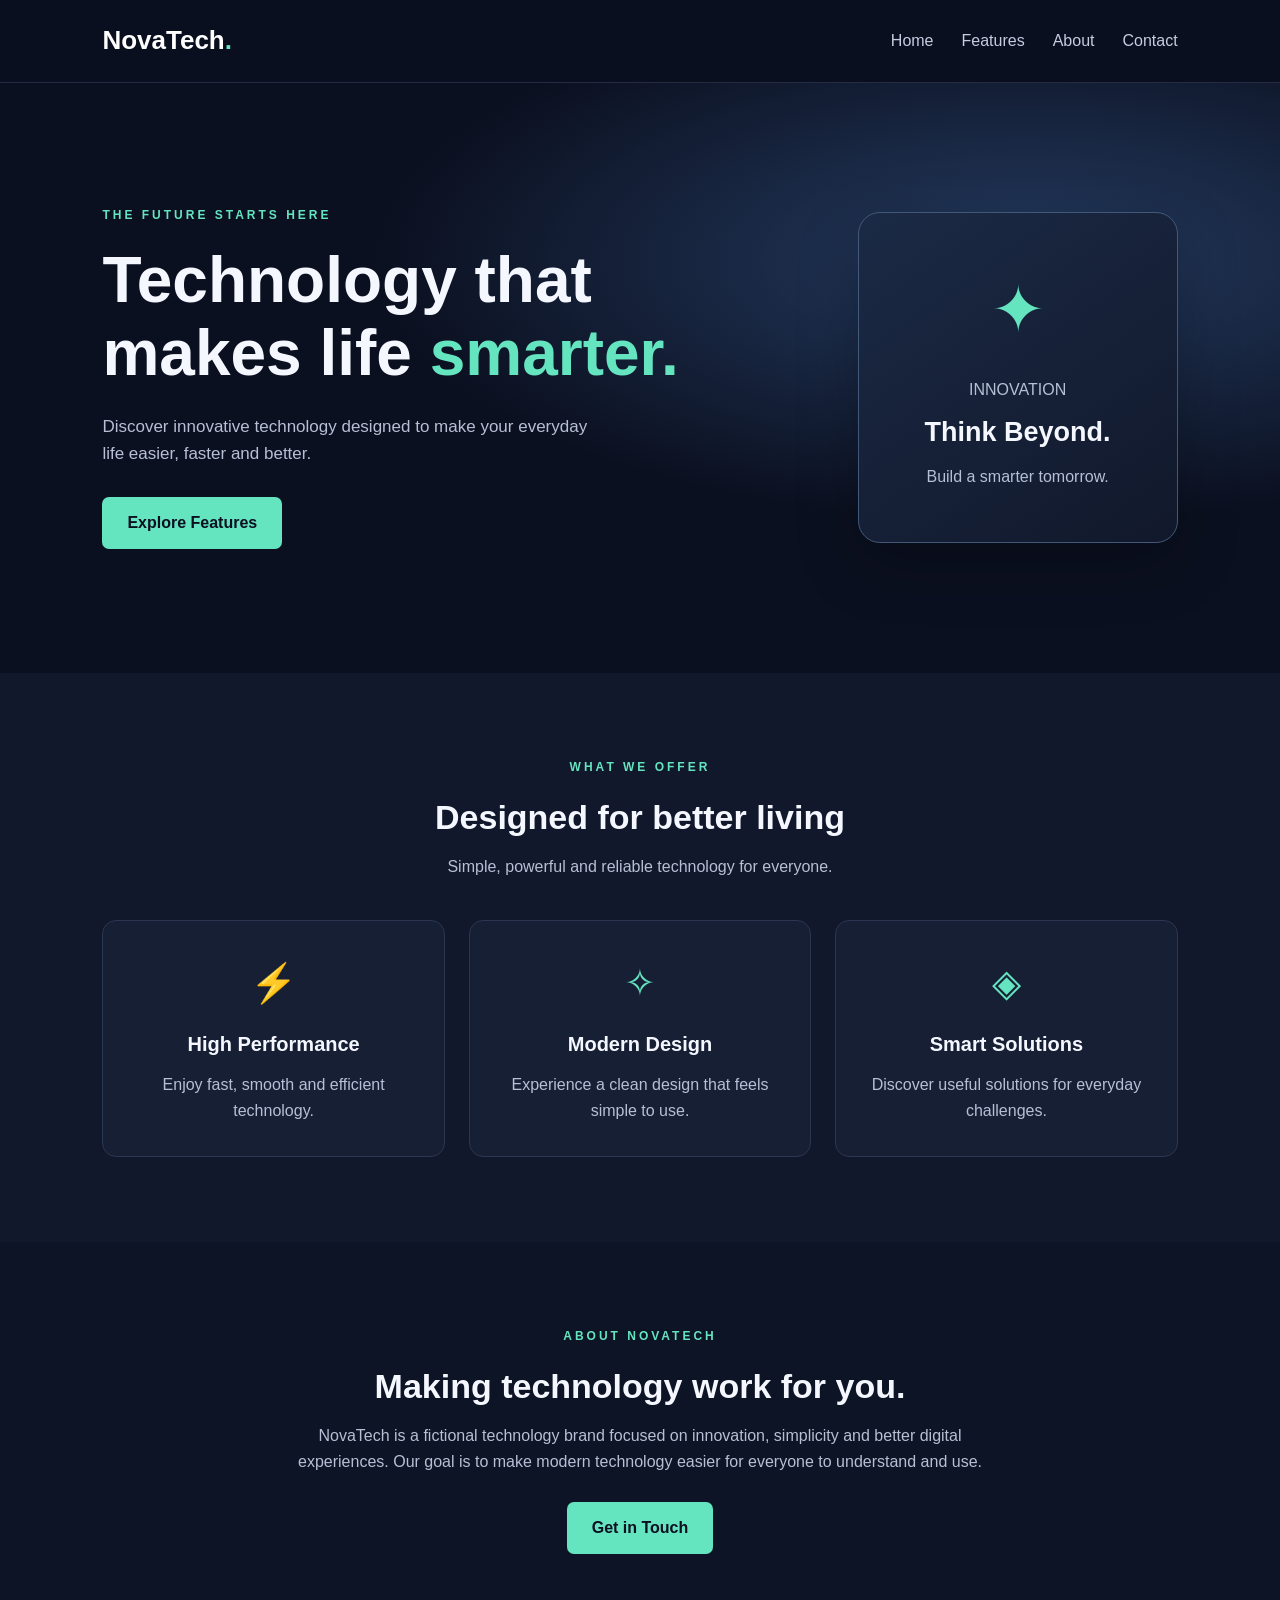
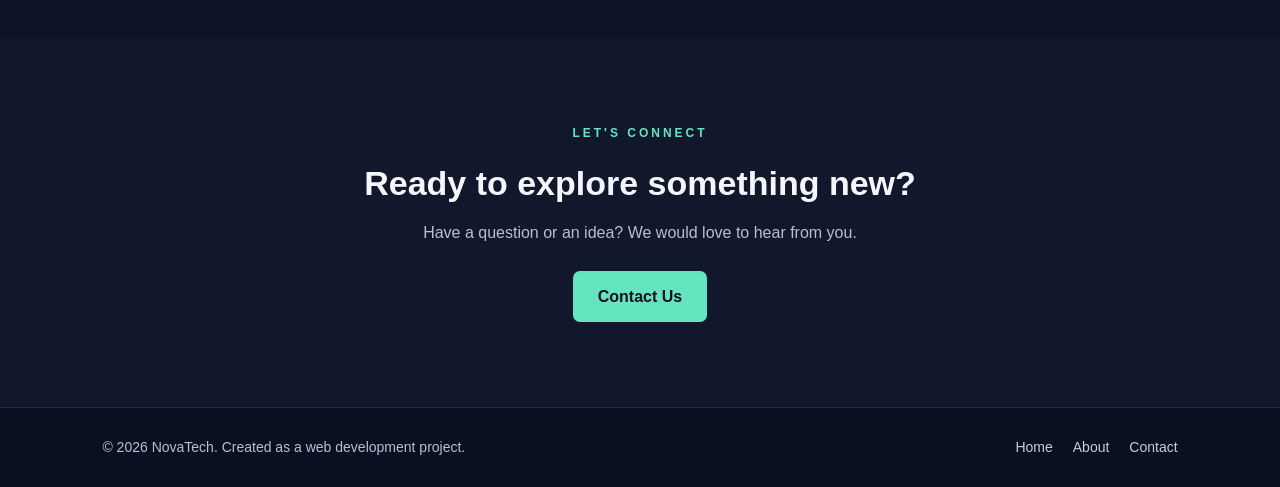
<file: WebDev-L1-LandingPage/index.html>
<!DOCTYPE html>
<html lang="en">

<head>
    <meta charset="UTF-8">
    <meta name="viewport" content="width=device-width, initial-scale=1.0">
    <title>NovaTech | Smart Technology</title>
    <link rel="stylesheet" href="style.css">
</head>

<body>

    <!-- Navigation Bar -->
    <header class="navbar">
        <a href="#home" class="logo">NovaTech<span>.</span></a>

        <nav>
            <a href="#home">Home</a>
            <a href="#features">Features</a>
            <a href="#about">About</a>
            <a href="#contact">Contact</a>
        </nav>
    </header>

    <!-- Hero Section -->
    <section class="hero" id="home">
        <div class="hero-content">
            <p class="tagline">THE FUTURE STARTS HERE</p>

            <h1>Technology that makes life <span>smarter.</span></h1>

            <p class="hero-text">
                Discover innovative technology designed to make
                your everyday life easier, faster and better.
            </p>

            <a href="#features" class="button">Explore Features</a>
        </div>

        <div class="hero-card">
            <div class="tech-icon">✦</div>
            <p>INNOVATION</p>
            <h2>Think Beyond.</h2>
            <p>Build a smarter tomorrow.</p>
        </div>
    </section>

    <!-- Features Section -->
    <section class="features section" id="features">
        <p class="tagline">WHAT WE OFFER</p>
        <h2>Designed for better living</h2>
        <p class="section-intro">
            Simple, powerful and reliable technology for everyone.
        </p>

        <div class="feature-grid">
            <article class="feature-card">
                <div class="feature-icon">⚡</div>
                <h3>High Performance</h3>
                <p>Enjoy fast, smooth and efficient technology.</p>
            </article>

            <article class="feature-card">
                <div class="feature-icon">✧</div>
                <h3>Modern Design</h3>
                <p>Experience a clean design that feels simple to use.</p>
            </article>

            <article class="feature-card">
                <div class="feature-icon">◈</div>
                <h3>Smart Solutions</h3>
                <p>Discover useful solutions for everyday challenges.</p>
            </article>
        </div>
    </section>

    <!-- About Section -->
    <section class="about section" id="about">
        <p class="tagline">ABOUT NOVATECH</p>
        <h2>Making technology work for you.</h2>
        <p>
            NovaTech is a fictional technology brand focused on
            innovation, simplicity and better digital experiences.
            Our goal is to make modern technology easier for everyone
            to understand and use.
        </p>
        <a href="#contact" class="button">Get in Touch</a>
    </section>

    <!-- Contact Section -->
    <section class="contact section" id="contact">
        <p class="tagline">LET'S CONNECT</p>
        <h2>Ready to explore something new?</h2>
        <p>Have a question or an idea? We would love to hear from you.</p>
        <a href="mailto:hello@example.com" class="button">
            Contact Us
        </a>
    </section>

    <!-- Footer -->
    <footer>
        <p>© 2026 NovaTech. Created as a web development project.</p>
        <div class="footer-links">
            <a href="#home">Home</a>
            <a href="#about">About</a>
            <a href="#contact">Contact</a>
        </div>
    </footer>

</body>

</html>
</file>
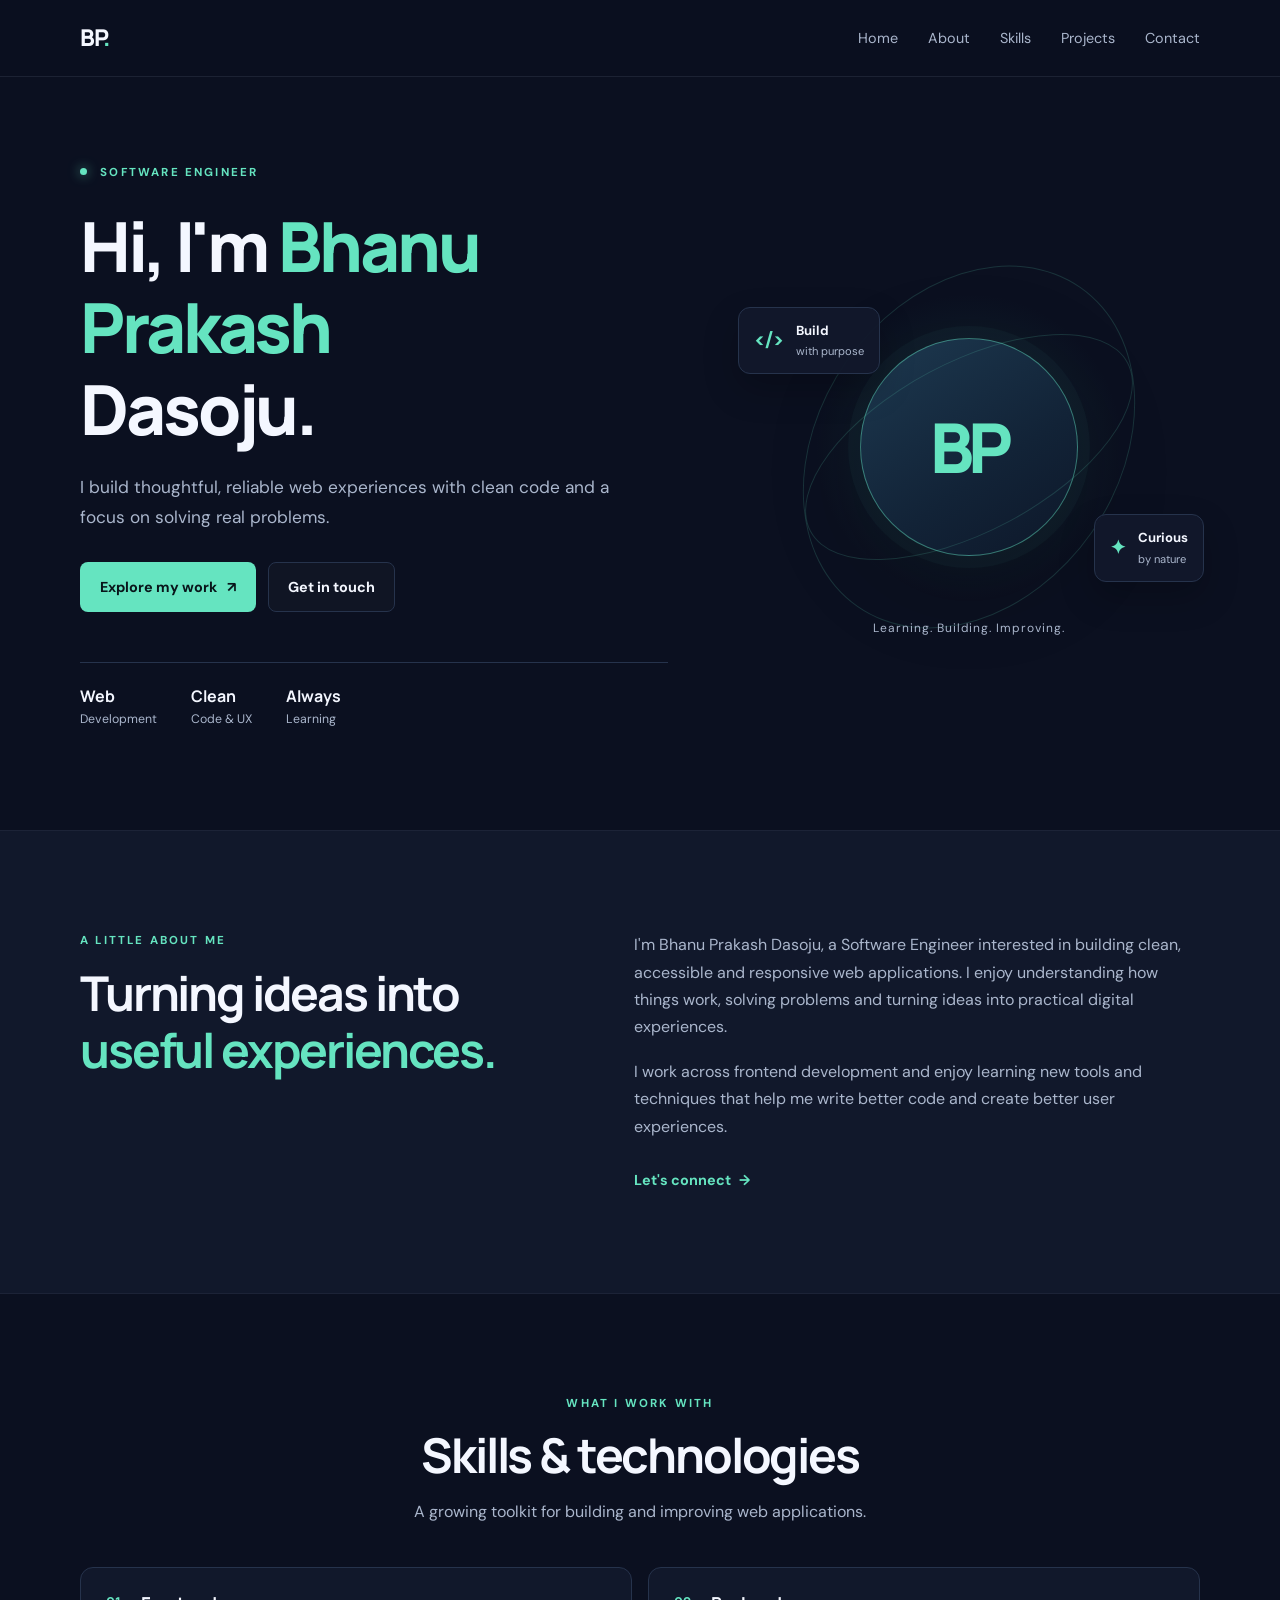
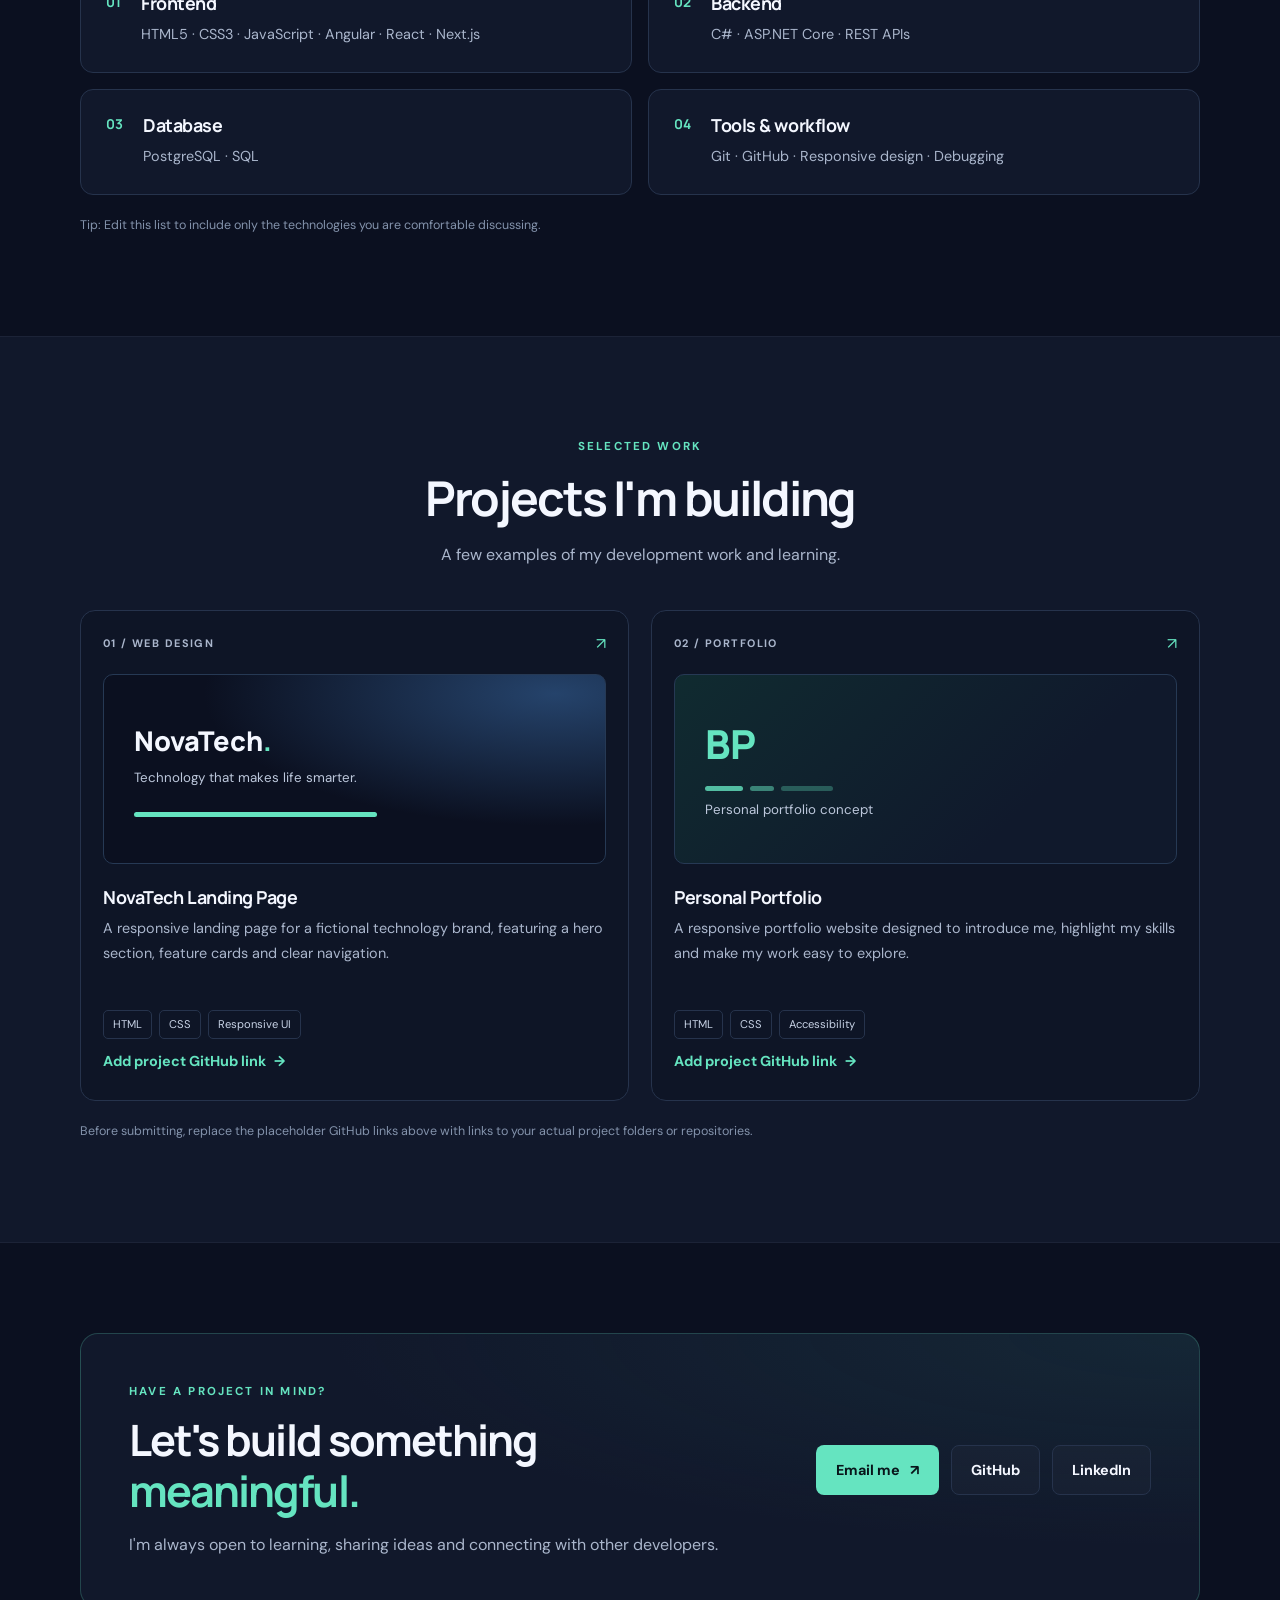
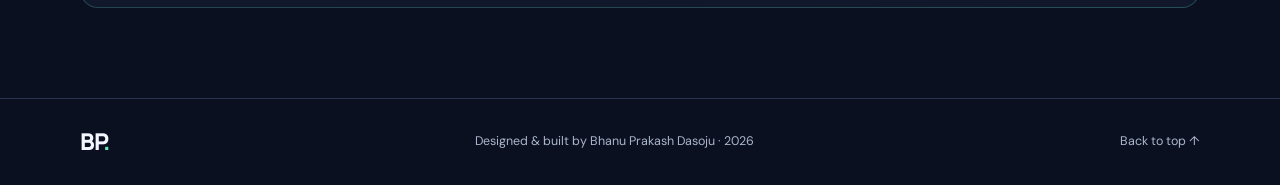
<file: WebDev-L1-PersonalPortfolio/index.html>
<!DOCTYPE html>
<html lang="en">

<head>
  <meta charset="UTF-8">
  <meta name="viewport" content="width=device-width, initial-scale=1.0">
  <meta name="description" content="Portfolio of Bhanu Prakash Dasoju, Software Engineer.">
  <title>Bhanu Prakash Dasoju | Software Engineer</title>
  <link rel="stylesheet" href="style.css">
</head>

<body>
  <header class="site-header">
    <nav class="navbar container" aria-label="Main navigation">
      <a class="brand" href="#home" aria-label="Bhanu Prakash Dasoju home">BP<span>.</span></a>
      <div class="nav-links">
        <a href="#home">Home</a>
        <a href="#about">About</a>
        <a href="#skills">Skills</a>
        <a href="#projects">Projects</a>
        <a href="#contact">Contact</a>
      </div>
    </nav>
  </header>

  <main>
    <section class="hero container" id="home">
      <div class="hero-copy">
        <p class="eyebrow"><span class="status-dot"></span> SOFTWARE ENGINEER</p>
        <h1>Hi, I'm <span>Bhanu Prakash</span><br>Dasoju.</h1>
        <p class="hero-description">
          I build thoughtful, reliable web experiences with clean code and a focus on solving real problems.
        </p>
        <div class="hero-actions">
          <a class="button button-primary" href="#projects">Explore my work <span aria-hidden="true">↗</span></a>
          <a class="button button-secondary" href="#contact">Get in touch</a>
        </div>
        <div class="quick-facts">
          <div><strong>Web</strong><span>Development</span></div>
          <div><strong>Clean</strong><span>Code & UX</span></div>
          <div><strong>Always</strong><span>Learning</span></div>
        </div>
      </div>
      <div class="hero-visual" aria-label="Profile avatar placeholder">
        <div class="orbit orbit-one"></div>
        <div class="orbit orbit-two"></div>
        <div class="avatar">
          <span>BP</span>
        </div>
        <div class="floating-card card-code"><span class="mini-icon">&lt;/&gt;</span>
          <div><strong>Build</strong><small>with purpose</small></div>
        </div>
        <div class="floating-card card-dot"><span class="spark">✦</span>
          <div><strong>Curious</strong><small>by nature</small></div>
        </div>
        <p class="visual-caption">Learning. Building. Improving.</p>
      </div>
    </section>

    <section class="section section-alt" id="about">
      <div class="container about-layout">
        <div class="section-heading">
          <p class="eyebrow">A LITTLE ABOUT ME</p>
          <h2>Turning ideas into <span>useful experiences.</span></h2>
        </div>
        <div class="about-copy">
          <p>
            I'm Bhanu Prakash Dasoju, a Software Engineer interested in building clean, accessible and responsive web
            applications.
            I enjoy understanding how things work, solving problems and turning ideas into practical digital
            experiences.
          </p>
          <p>
            I work across frontend development and enjoy learning new tools and techniques that help me write better
            code and create better user experiences.
          </p>
          <a class="text-link" href="#contact">Let's connect <span aria-hidden="true">→</span></a>
        </div>
      </div>
    </section>

    <section class="section container" id="skills">
      <div class="section-intro">
        <p class="eyebrow">WHAT I WORK WITH</p>
        <h2>Skills & technologies</h2>
        <p>A growing toolkit for building and improving web applications.</p>
      </div>
      <div class="skills-grid">
        <article class="skill-card"><span class="skill-number">01</span>
          <div>
            <h3>Frontend</h3>
            <p>HTML5 · CSS3 · JavaScript · Angular · React · Next.js</p>
          </div>
        </article>
        <article class="skill-card"><span class="skill-number">02</span>
          <div>
            <h3>Backend</h3>
            <p>C# · ASP.NET Core · REST APIs</p>
          </div>
        </article>
        <article class="skill-card"><span class="skill-number">03</span>
          <div>
            <h3>Database</h3>
            <p>PostgreSQL · SQL</p>
          </div>
        </article>
        <article class="skill-card"><span class="skill-number">04</span>
          <div>
            <h3>Tools & workflow</h3>
            <p>Git · GitHub · Responsive design · Debugging</p>
          </div>
        </article>
      </div>
      <p class="small-note">Tip: Edit this list to include only the technologies you are comfortable discussing.</p>
    </section>

    <section class="section section-alt" id="projects">
      <div class="container">
        <div class="section-intro">
          <p class="eyebrow">SELECTED WORK</p>
          <h2>Projects I'm building</h2>
          <p>A few examples of my development work and learning.</p>
        </div>
        <div class="projects-grid">
          <article class="project-card">
            <div class="project-top"><span class="project-label">01 / WEB DESIGN</span><span
                class="project-symbol">↗</span></div>
            <div class="project-preview preview-nova"><span>NovaTech<span
                  class="accent">.</span></span><small>Technology that makes life smarter.</small>
              <div class="preview-line"></div>
            </div>
            <div class="project-body">
              <h3>NovaTech Landing Page</h3>
              <p>A responsive landing page for a fictional technology brand, featuring a hero section, feature cards and
                clear navigation.</p>
              <div class="tags"><span>HTML</span><span>CSS</span><span>Responsive UI</span></div>
              <a class="text-link" href="https://github.com/dasojubhanuprakash123-oss/OIBSIP" target="_blank"
                rel="noreferrer">Add project GitHub link
                <span aria-hidden="true">→</span></a>
            </div>
          </article>
          <article class="project-card">
            <div class="project-top"><span class="project-label">02 / PORTFOLIO</span><span
                class="project-symbol">↗</span></div>
            <div class="project-preview preview-portfolio"><span class="preview-initials">BP</span><span
                class="preview-bars"><i></i><i></i><i></i></span><small>Personal portfolio concept</small></div>
            <div class="project-body">
              <h3>Personal Portfolio</h3>
              <p>A responsive portfolio website designed to introduce me, highlight my skills and make my work easy to
                explore.</p>
              <div class="tags"><span>HTML</span><span>CSS</span><span>Accessibility</span></div>
              <a class="text-link" href="https://github.com/dasojubhanuprakash123-oss/OIBSIP" target="_blank"
                rel="noreferrer">Add project GitHub link
                <span aria-hidden="true">→</span></a>
            </div>
          </article>
        </div>
        <p class="small-note">Before submitting, replace the placeholder GitHub links above with links to your actual
          project folders or repositories.</p>
      </div>
    </section>

    <section class="section container contact-section" id="contact">
      <div class="contact-panel">
        <div>
          <p class="eyebrow">HAVE A PROJECT IN MIND?</p>
          <h2>Let's build something <span>meaningful.</span></h2>
          <p>I'm always open to learning, sharing ideas and connecting with other developers.</p>
        </div>
        <div class="contact-actions">
          <!-- Replace this email with your preferred public contact email. -->
          <a class="button button-primary" href="mailto:dasojubhanuprakash123@gmail.com">Email me <span
              aria-hidden="true">↗</span></a>
          <a class="button button-secondary" href="https://github.com/dasojubhanuprakash123-oss/OIBSIP" target="_blank"
            rel="noreferrer">GitHub</a>
          <a class="button button-secondary" href="https://linkedin.com/in/dasoju-bhanuprakash-618085405"
            target="_blank" rel="noreferrer">LinkedIn</a>
        </div>
      </div>
    </section>
  </main>

  <footer class="site-footer">
    <div class="container footer-inner">
      <a class="brand" href="#home">BP<span>.</span></a>
      <p>Designed & built by Bhanu Prakash Dasoju · 2026</p>
      <a href="#home" class="back-top">Back to top ↑</a>
    </div>
  </footer>
</body>

</html>
</file>
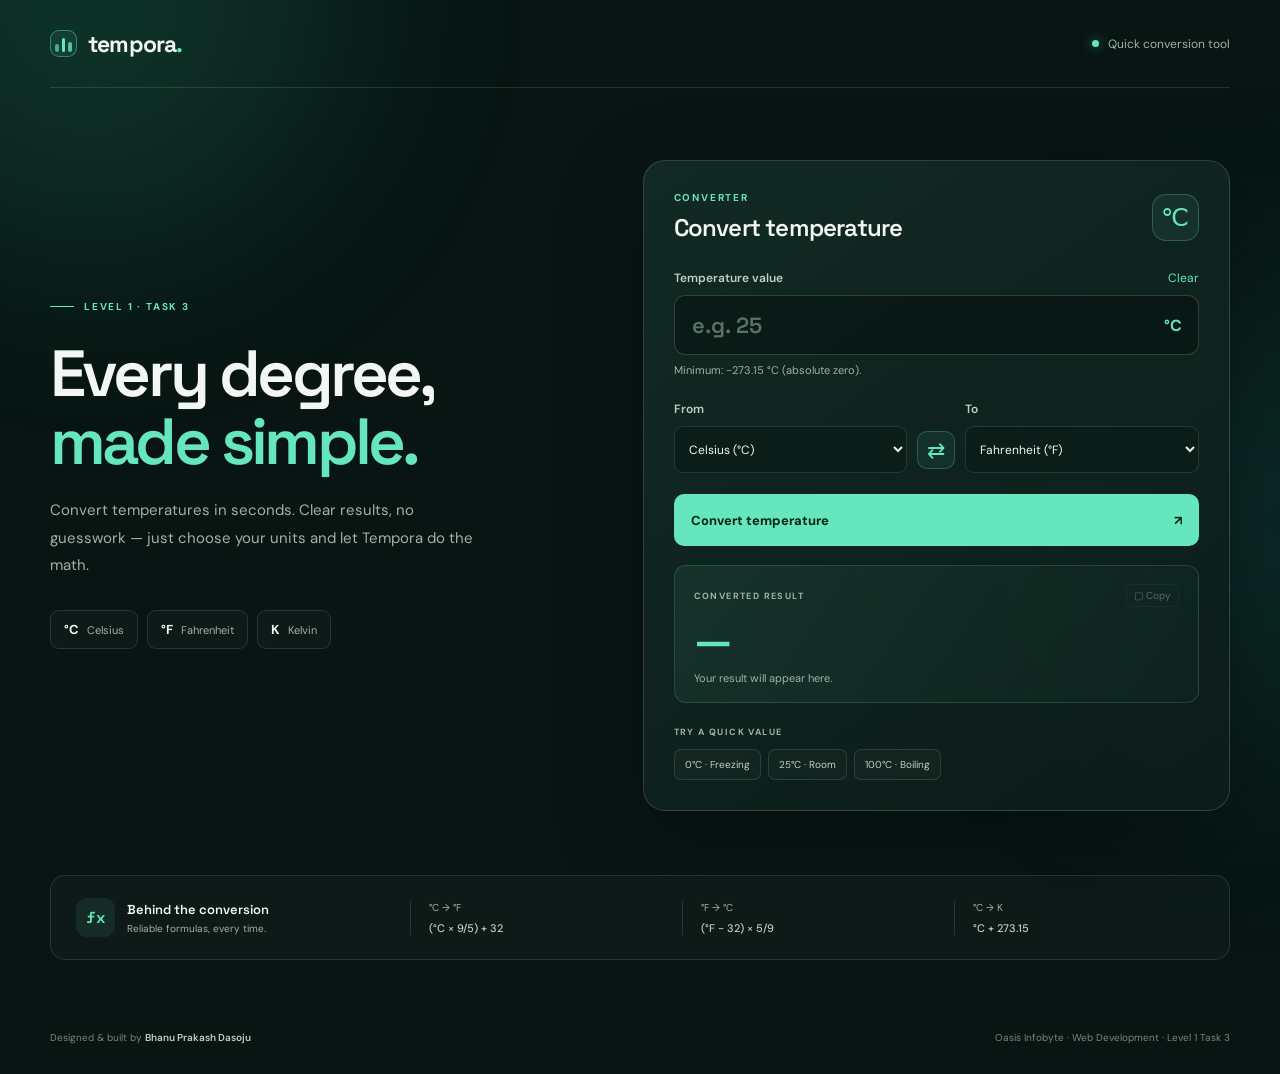
<file: WebDev-L1-TemperatureConverter/index.html>
<!DOCTYPE html>
<html lang="en">
<head>
<meta charset="UTF-8">
<meta name="viewport" content="width=device-width, initial-scale=1.0">
<meta name="description" content="A responsive temperature converter for Celsius, Fahrenheit and Kelvin.">
<title>Tempora — Temperature Converter</title>
<link rel="preconnect" href="https://fonts.googleapis.com">
<link rel="preconnect" href="https://fonts.gstatic.com" crossorigin>
<link href="https://fonts.googleapis.com/css2?family=DM+Sans:wght@400;500;600;700&family=Space+Grotesk:wght@400;500;600;700&display=swap" rel="stylesheet">
<link rel="stylesheet" href="style.css">
<script src="script.js" defer></script>
</head>
<body>
<div class="ambient ambient-one"></div><div class="ambient ambient-two"></div>
<header class="topbar">
  <a class="brand" href="#"><span class="brand-mark"><i></i><i></i><i></i></span><span>tempora<span class="brand-dot">.</span></span></a>
  <span class="topbar-label"><span class="status-dot"></span> Quick conversion tool</span>
</header>
<main class="page-shell">
  <section class="intro">
    <div class="eyebrow"><span class="eyebrow-line"></span> LEVEL 1 · TASK 3</div>
    <h1>Every degree,<br><span>made simple.</span></h1>
    <p class="intro-copy">Convert temperatures in seconds. Clear results, no guesswork — just choose your units and let Tempora do the math.</p>
    <div class="unit-pills"><span>°C <small>Celsius</small></span><span>°F <small>Fahrenheit</small></span><span>K <small>Kelvin</small></span></div>
  </section>
  <section class="converter-card" aria-labelledby="converter-title">
    <div class="card-heading"><div><p class="section-kicker">CONVERTER</p><h2 id="converter-title">Convert temperature</h2></div><div class="thermometer-icon">℃</div></div>
    <form id="converter-form" novalidate>
      <div class="field-label-row"><label for="temperature-input">Temperature value</label><button class="text-button" type="button" id="clear-button">Clear</button></div>
      <div class="input-wrap"><input id="temperature-input" name="temperature" type="number" step="any" inputmode="decimal" placeholder="e.g. 25" aria-describedby="input-hint error-message"><span class="input-symbol" id="input-symbol">°C</span></div>
      <p class="field-hint" id="input-hint">Enter a temperature value.</p><p class="error-message" id="error-message" role="alert" aria-live="polite"></p>
      <div class="unit-grid">
        <div class="unit-field"><label for="from-unit">From</label><select id="from-unit"><option value="celsius">Celsius (°C)</option><option value="fahrenheit">Fahrenheit (°F)</option><option value="kelvin">Kelvin (K)</option></select></div>
        <button class="swap-button" type="button" id="swap-button" aria-label="Swap temperature units">⇄</button>
        <div class="unit-field"><label for="to-unit">To</label><select id="to-unit"><option value="fahrenheit">Fahrenheit (°F)</option><option value="celsius">Celsius (°C)</option><option value="kelvin">Kelvin (K)</option></select></div>
      </div>
      <button class="convert-button" type="submit"><span>Convert temperature</span><span>↗</span></button>
    </form>
    <div class="result-panel" aria-live="polite" aria-atomic="true"><div class="result-topline"><span class="result-label">CONVERTED RESULT</span><button class="copy-button" type="button" id="copy-button" disabled>▢ Copy</button></div><div class="result-value" id="result-value">—</div><p class="result-description" id="result-description">Your result will appear here.</p></div>
    <div class="quick-examples"><span class="quick-label">TRY A QUICK VALUE</span><div class="example-buttons"><button type="button" data-value="0">0°C · Freezing</button><button type="button" data-value="25">25°C · Room</button><button type="button" data-value="100">100°C · Boiling</button></div></div>
  </section>
  <section class="formula-strip"><div class="formula-intro"><span class="formula-icon">ƒx</span><div><h3>Behind the conversion</h3><p>Reliable formulas, every time.</p></div></div><div class="formula-item"><span>°C → °F</span><code>(°C × 9/5) + 32</code></div><div class="formula-item"><span>°F → °C</span><code>(°F − 32) × 5/9</code></div><div class="formula-item"><span>°C → K</span><code>°C + 273.15</code></div></section>
</main>
<footer class="footer"><span>Designed & built by <strong>Bhanu Prakash Dasoju</strong></span><span>Oasis Infobyte · Web Development · Level 1 Task 3</span></footer>
</body>
</html>
</file>
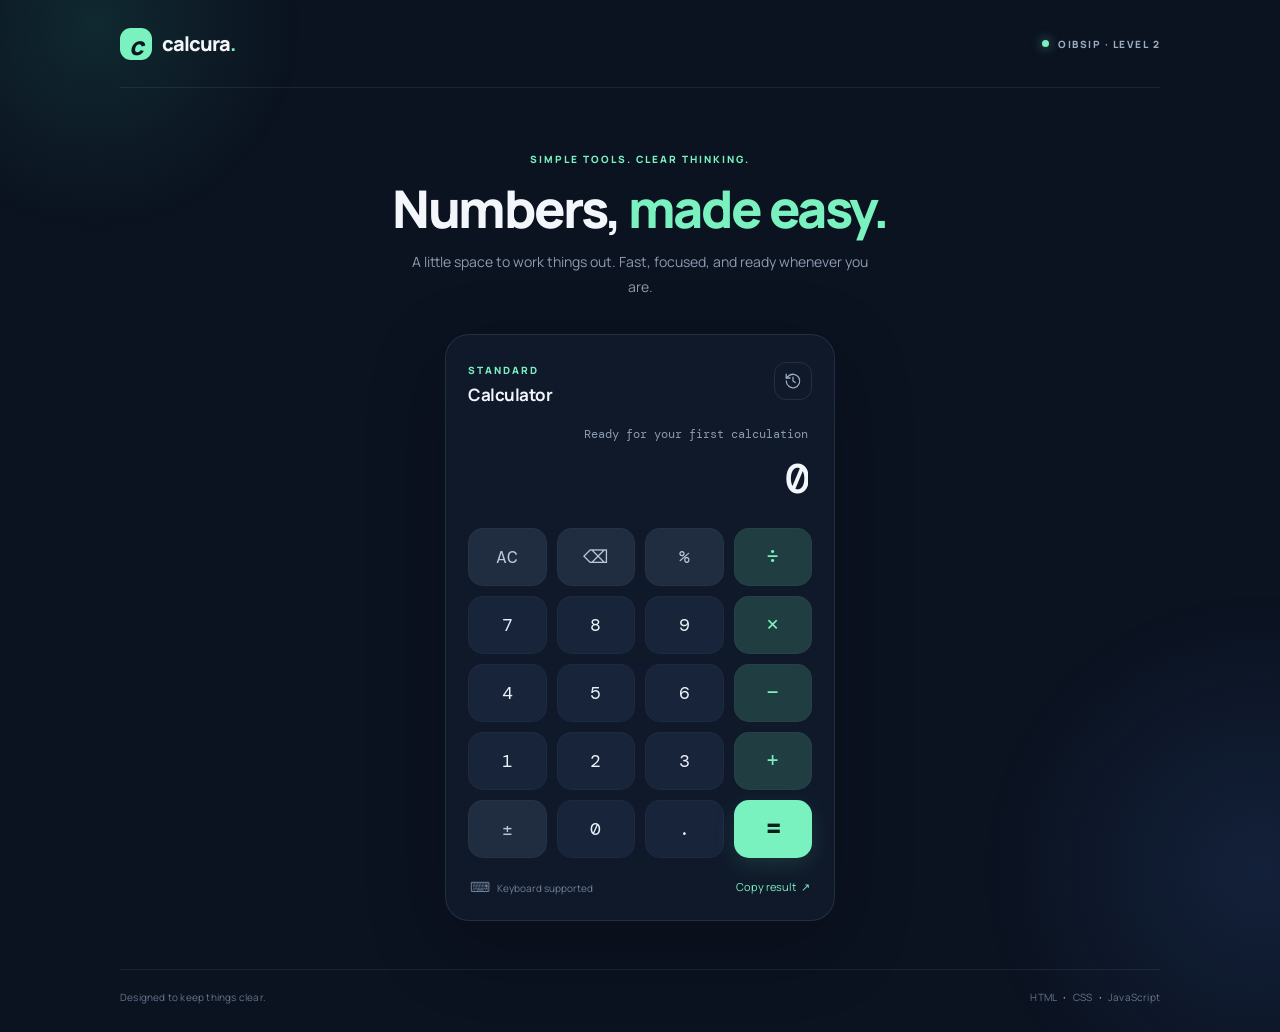
<file: WebDev-L2-Calculator/index.html>
<!DOCTYPE html>
<html lang="en">
<head>
<meta charset="UTF-8">
<meta name="viewport" content="width=device-width, initial-scale=1.0">
<meta name="theme-color" content="#0b1220">
<meta name="description" content="A clean, responsive calculator built with HTML, CSS, and JavaScript.">
<title>Calcura — Calculator</title>
<link rel="preconnect" href="https://fonts.googleapis.com">
<link href="https://fonts.googleapis.com/css2?family=DM+Mono:wght@400;500&family=Manrope:wght@400;500;600;700;800&display=swap" rel="stylesheet">
<link rel="stylesheet" href="style.css">
<script src="script.js" defer></script>
</head>
<body>
<div class="ambient ambient-one" aria-hidden="true"></div><div class="ambient ambient-two" aria-hidden="true"></div>
<main class="page-shell">
<header class="topbar">
<a class="brand" href="#" aria-label="Calcura home"><span class="brand-mark">c</span><span>calcura<span class="brand-dot">.</span></span></a>
<span class="project-label"><span class="status-dot"></span> OIBSIP · LEVEL 2</span>
</header>
<section class="intro">
<p class="eyebrow">SIMPLE TOOLS. CLEAR THINKING.</p>
<h1>Numbers, <span>made easy.</span></h1>
<p class="intro-copy">A little space to work things out. Fast, focused, and ready whenever you are.</p>
</section>
<section class="calculator-wrap" aria-label="Calculator">
<div class="calculator">
<div class="calculator-head"><div><span class="calculator-kicker">STANDARD</span><h2>Calculator</h2></div>
<button class="icon-button" id="historyToggle" type="button" aria-label="Toggle calculation history" title="Toggle history"><svg viewBox="0 0 24 24" aria-hidden="true"><path d="M3 12a9 9 0 1 0 2.64-6.36L3 8"/><path d="M3 3v5h5"/><path d="M12 7v5l3 2"/></svg></button></div>
<div class="display" aria-live="polite" aria-atomic="true"><div class="expression" id="expression">Ready for your first calculation</div><div class="result" id="result">0</div></div>
<div class="keypad" id="keypad">
<button class="key key-utility" data-action="clear" type="button">AC</button><button class="key key-utility" data-action="delete" type="button" aria-label="Delete last digit">⌫</button><button class="key key-utility" data-action="percent" type="button">%</button><button class="key key-operator" data-operator="÷" type="button" aria-label="Divide">÷</button>
<button class="key" data-number="7" type="button">7</button><button class="key" data-number="8" type="button">8</button><button class="key" data-number="9" type="button">9</button><button class="key key-operator" data-operator="×" type="button" aria-label="Multiply">×</button>
<button class="key" data-number="4" type="button">4</button><button class="key" data-number="5" type="button">5</button><button class="key" data-number="6" type="button">6</button><button class="key key-operator" data-operator="−" type="button" aria-label="Subtract">−</button>
<button class="key" data-number="1" type="button">1</button><button class="key" data-number="2" type="button">2</button><button class="key" data-number="3" type="button">3</button><button class="key key-operator" data-operator="+" type="button" aria-label="Add">+</button>
<button class="key key-utility" data-action="sign" type="button" aria-label="Change sign">±</button><button class="key" data-number="0" type="button">0</button><button class="key" data-action="decimal" type="button">.</button><button class="key key-equals" data-action="equals" type="button" aria-label="Calculate result">=</button>
</div>
<div class="calculator-foot"><span><span class="keyboard-icon">⌨</span> Keyboard supported</span><button id="copyResult" type="button" class="copy-button">Copy result <span aria-hidden="true">↗</span></button></div>
</div>
<aside class="history-panel" id="historyPanel" aria-label="Calculation history" hidden><div class="history-head"><div><span class="calculator-kicker">YOUR WORK</span><h2>History</h2></div><button id="clearHistory" class="text-button" type="button">Clear</button></div><div id="historyList" class="history-list"><p class="history-empty">Your calculations will appear here.</p></div></aside>
</section>
<footer class="footer"><span>Designed to keep things clear.</span><span>HTML <b>·</b> CSS <b>·</b> JavaScript</span></footer>
</main>
<div class="toast" id="toast" role="status" aria-live="polite"></div>
</body></html>
</file>
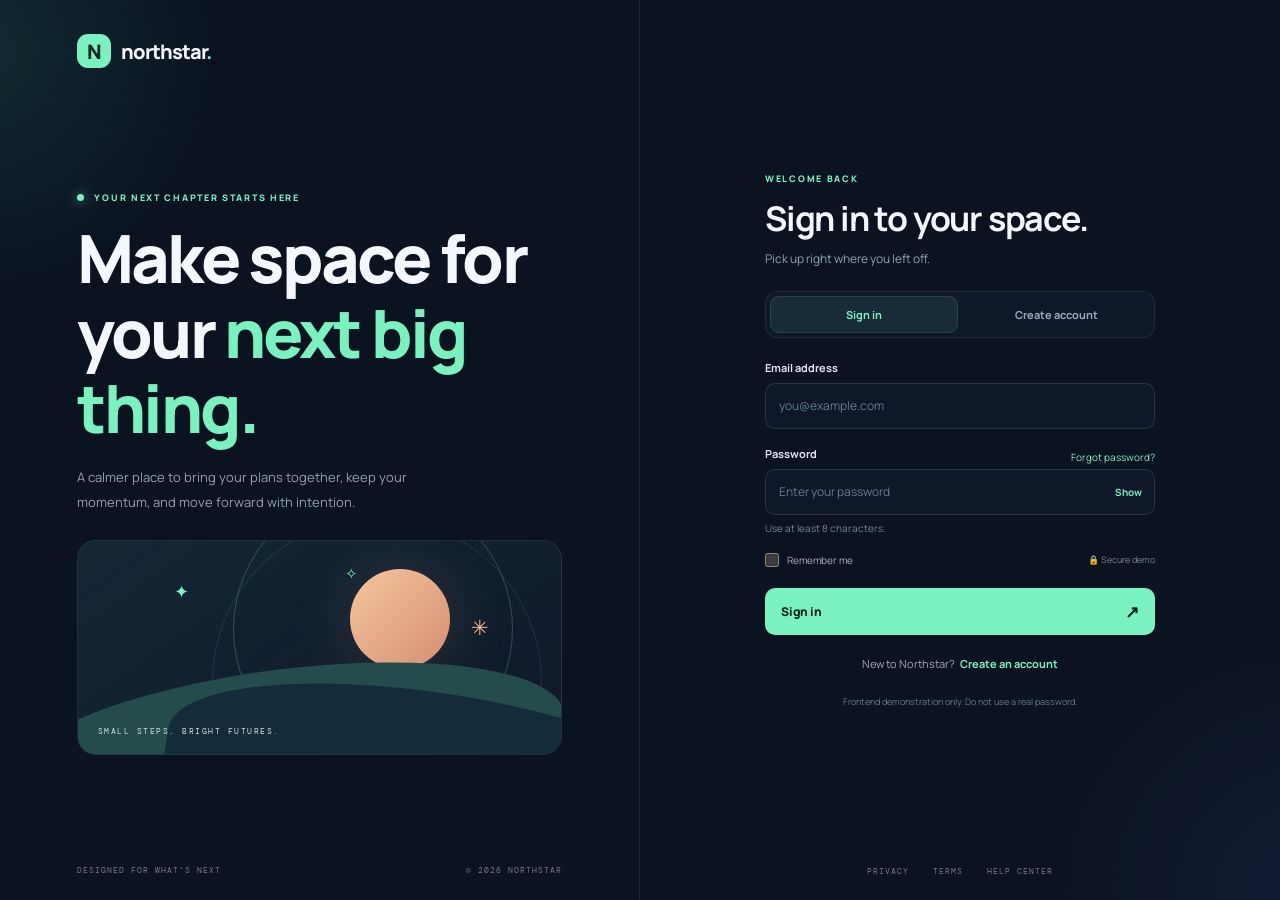
<file: WebDev-L2-LoginAuthentication/index.html>
<!doctype html>
<html lang="en">
<head>
<meta charset="utf-8">
<meta name="viewport" content="width=device-width, initial-scale=1">
<meta name="theme-color" content="#0b1220">
<meta name="description" content="A responsive sign-in and registration interface demo.">
<title>Northstar — Sign in</title>
<link rel="preconnect" href="https://fonts.googleapis.com">
<link href="https://fonts.googleapis.com/css2?family=DM+Mono:wght@400;500&family=Manrope:wght@400;500;600;700;800&display=swap" rel="stylesheet">
<link rel="stylesheet" href="style.css">
<script src="script.js" defer></script>
</head>
<body>
<div class="ambient ambient-one"></div><div class="ambient ambient-two"></div>
<main class="layout">
<section class="brand-panel">
<a class="brand" href="#" aria-label="Northstar home"><span class="brand-mark">N</span><span>northstar<span class="brand-period">.</span></span></a>
<div class="brand-message"><p class="eyebrow"><span class="status-dot"></span> YOUR NEXT CHAPTER STARTS HERE</p><h1>Make space for<br>your <em>next big thing.</em></h1><p class="brand-description">A calmer place to bring your plans together, keep your momentum, and move forward with intention.</p>
<div class="brand-art" aria-hidden="true"><div class="art-orbit orbit-a"></div><div class="art-orbit orbit-b"></div><div class="art-sun"></div><div class="art-hill hill-back"></div><div class="art-hill hill-front"></div><span class="art-star star-one">✦</span><span class="art-star star-two">✳</span><span class="art-star star-three">✧</span><span class="art-caption">SMALL STEPS. BRIGHT FUTURES.</span></div></div>
<div class="brand-footer"><span>DESIGNED FOR WHAT'S NEXT</span><span>© 2026 NORTHSTAR</span></div>
</section>
<section class="auth-panel">
<div class="auth-card">
<div class="mobile-brand"><span class="brand-mark">N</span><span>northstar<span class="brand-period">.</span></span></div>
<div class="auth-heading"><p class="eyebrow" id="formEyebrow">WELCOME BACK</p><h2 id="formTitle">Sign in to your space.</h2><p id="formSubtitle">Pick up right where you left off.</p></div>
<div class="mode-switch" role="tablist" aria-label="Authentication mode"><button class="mode active" type="button" data-mode="login" role="tab" aria-selected="true">Sign in</button><button class="mode" type="button" data-mode="register" role="tab" aria-selected="false">Create account</button></div>
<div class="notice" id="notice" role="status" aria-live="polite" hidden></div>
<form id="authForm" novalidate>
<div class="field" id="nameField" hidden><label for="fullName">Full name</label><input id="fullName" name="fullName" type="text" placeholder="e.g. Alex Morgan" autocomplete="name" maxlength="80"><small class="field-error" id="nameError"></small></div>
<div class="field"><label for="email">Email address</label><input id="email" name="email" type="email" placeholder="you@example.com" autocomplete="email" required><small class="field-error" id="emailError"></small></div>
<div class="field"><div class="label-row"><label for="password">Password</label><button class="text-button" id="forgotButton" type="button">Forgot password?</button></div><div class="password-wrap"><input id="password" name="password" type="password" placeholder="Enter your password" autocomplete="current-password" minlength="8" required><button class="show-password" id="togglePassword" type="button" aria-label="Show password">Show</button></div><small class="field-hint" id="passwordHint">Use at least 8 characters.</small><small class="field-error" id="passwordError"></small></div>
<div class="field" id="confirmField" hidden><label for="confirmPassword">Confirm password</label><input id="confirmPassword" name="confirmPassword" type="password" placeholder="Enter your password again" autocomplete="new-password"><small class="field-error" id="confirmError"></small></div>
<div class="form-options" id="loginOptions"><label class="check-label"><input id="rememberMe" type="checkbox"><span>Remember me</span></label><span class="secure-note">🔒 Secure demo</span></div>
<button class="submit-button" id="submitButton" type="submit"><span id="submitLabel">Sign in</span><span aria-hidden="true">↗</span></button>
</form>
<p class="switch-copy" id="switchCopy">New to Northstar? <button type="button" data-switch="register">Create an account</button></p>
<p class="demo-note">Frontend demonstration only. Do not use a real password.</p>
</div><footer class="auth-footer"><span>PRIVACY</span><span>TERMS</span><span>HELP CENTER</span></footer>
</section>
</main>
</body></html>
</file>
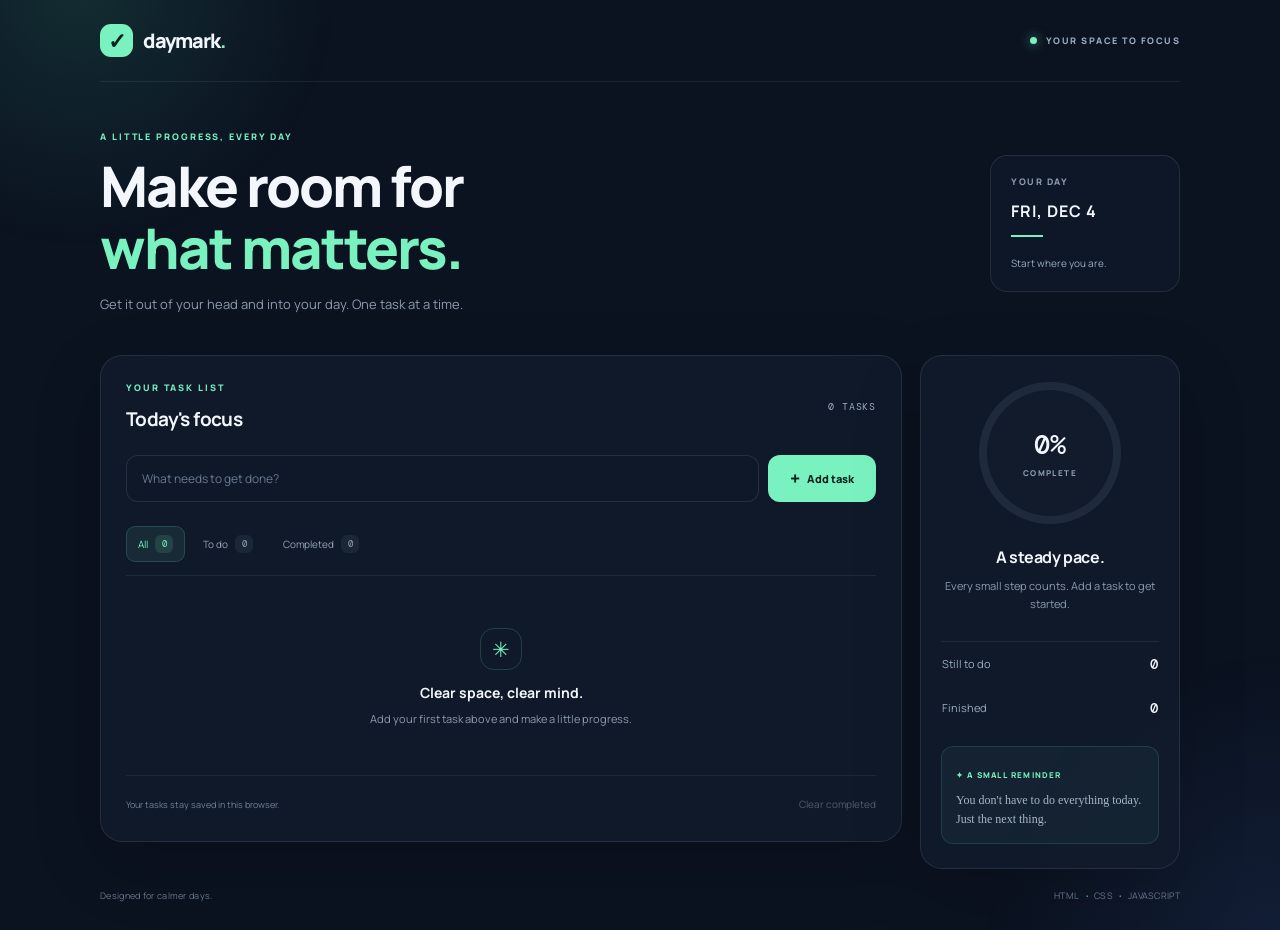
<file: WebDev-L2-ToDoApp/index.html>
<!doctype html>
<html lang="en">
<head>
<meta charset="utf-8">
<meta name="viewport" content="width=device-width, initial-scale=1">
<meta name="theme-color" content="#0b1220">
<meta name="description" content="A clean, responsive to-do app to plan your day.">
<title>Daymark — To-Do App</title>
<link rel="preconnect" href="https://fonts.googleapis.com">
<link href="https://fonts.googleapis.com/css2?family=DM+Mono:wght@400;500&family=Manrope:wght@400;500;600;700;800&display=swap" rel="stylesheet">
<link rel="stylesheet" href="style.css">
<script src="script.js" defer></script>
</head>
<body>
<div class="glow glow-a"></div><div class="glow glow-b"></div>
<main class="app-shell">
<header class="topbar">
<a class="brand" href="#" aria-label="Daymark home"><span class="brand-icon">✓</span><span>daymark<span class="brand-dot">.</span></span></a>
<div class="date-chip"><span class="live-dot"></span> YOUR SPACE TO FOCUS</div>
</header>
<section class="welcome">
<div><p class="eyebrow">A LITTLE PROGRESS, EVERY DAY</p><h1>Make room for<br><span>what matters.</span></h1><p class="welcome-copy">Get it out of your head and into your day. One task at a time.</p></div>
<div class="day-card"><span class="day-card-label">YOUR DAY</span><strong id="todayLabel">TODAY</strong><span class="day-card-line"></span><span class="day-card-note">Start where you are.</span></div>
</section>
<section class="workspace">
<div class="main-panel">
<div class="panel-heading"><div><p class="eyebrow">YOUR TASK LIST</p><h2>Today's focus</h2></div><span class="task-count" id="taskCount">0 TASKS</span></div>
<form id="taskForm" class="add-form">
<label class="sr-only" for="taskInput">New task</label><input id="taskInput" name="task" type="text" maxlength="140" placeholder="What needs to get done?" autocomplete="off" required>
<button type="submit" aria-label="Add task"><span>+</span> Add task</button>
</form>
<div class="filters" role="group" aria-label="Filter tasks"><button type="button" class="filter active" data-filter="all">All <span id="allCount">0</span></button><button type="button" class="filter" data-filter="active">To do <span id="activeCount">0</span></button><button type="button" class="filter" data-filter="completed">Completed <span id="completedCount">0</span></button></div>
<ul class="task-list" id="taskList" aria-live="polite"></ul>
<div class="empty-state" id="emptyState"><span class="empty-symbol">✳</span><h3>Clear space, clear mind.</h3><p>Add your first task above and make a little progress.</p></div>
<div class="panel-footer"><span id="footerMessage">Your tasks stay saved in this browser.</span><button type="button" id="clearCompleted" class="clear-completed">Clear completed</button></div>
</div>
<aside class="side-panel">
<div class="progress-ring" id="progressRing" style="--progress:0deg"><div class="ring-inner"><strong id="progressPercent">0%</strong><span>COMPLETE</span></div></div>
<h3>A steady pace.</h3><p class="side-copy" id="progressMessage">Every small step counts. Add a task to get started.</p>
<div class="side-divider"></div><div class="mini-stat"><span>Still to do</span><strong id="remainingStat">0</strong></div><div class="mini-stat"><span>Finished</span><strong id="finishedStat">0</strong></div>
<div class="tip"><span>✦ A SMALL REMINDER</span><p>You don't have to do everything today. Just the next thing.</p></div>
</aside>
</section>
<footer class="footer"><span>Designed for calmer days.</span><span>HTML <b>·</b> CSS <b>·</b> JAVASCRIPT</span></footer>
</main>
<div class="toast" id="toast" role="status" aria-live="polite"></div>
</body></html>
</file>
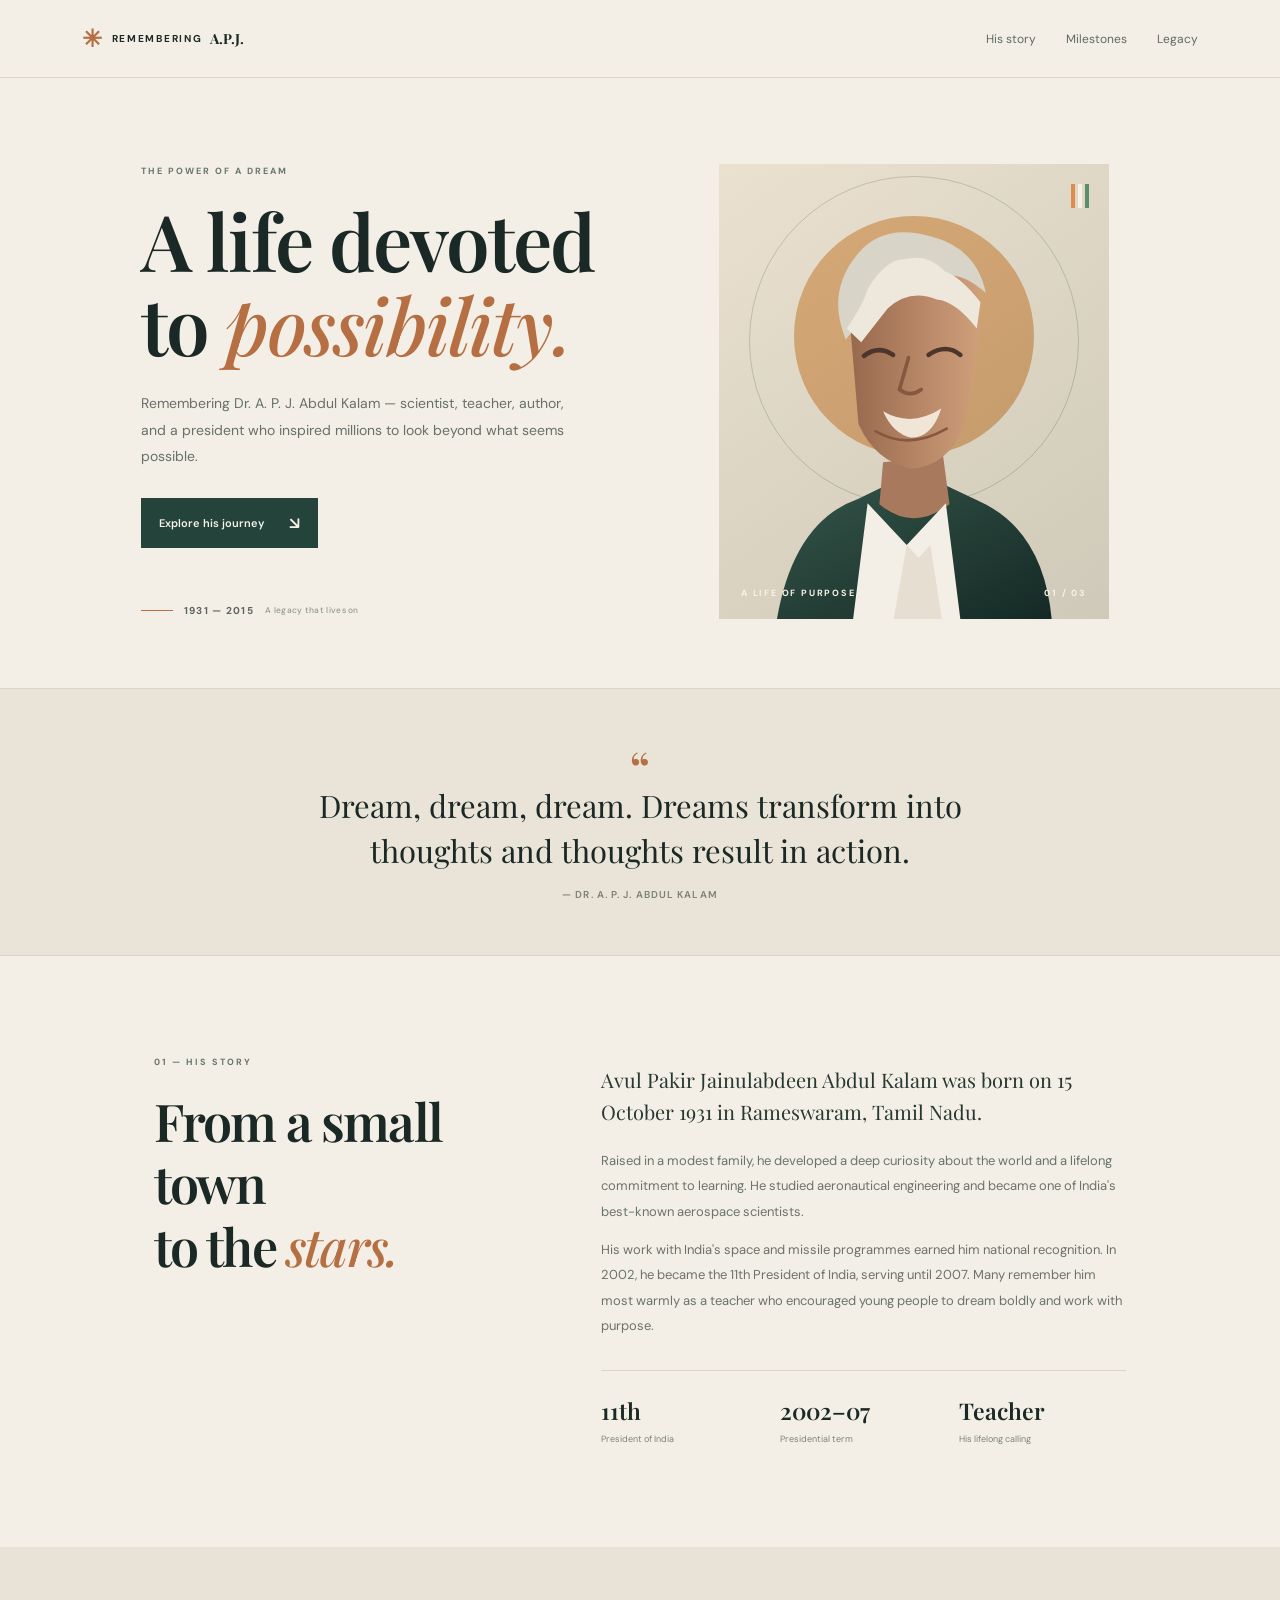
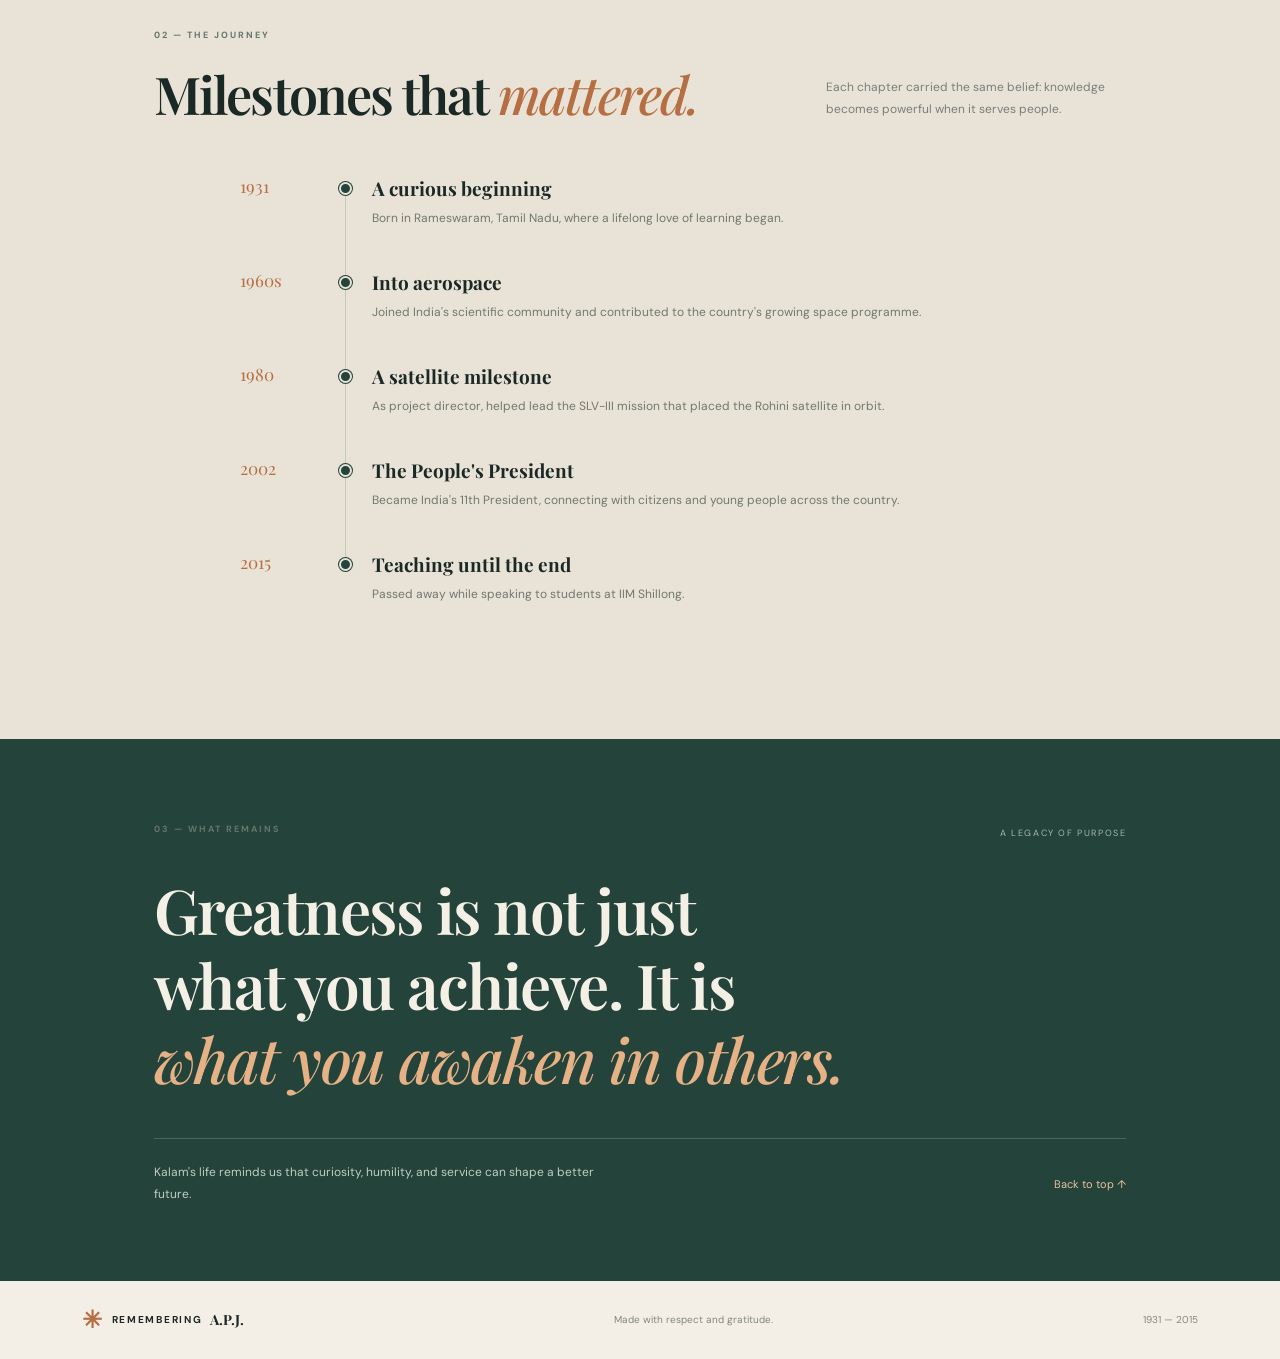
<file: WebDev-L2-TributePage/index.html>
<!doctype html>
<html lang="en">
<head>
<meta charset="utf-8"><meta name="viewport" content="width=device-width, initial-scale=1">
<meta name="theme-color" content="#f4efe6"><meta name="description" content="A tribute to Dr. A. P. J. Abdul Kalam.">
<title>A Life That Inspired — A. P. J. Abdul Kalam</title>
<link rel="preconnect" href="https://fonts.googleapis.com">
<link href="https://fonts.googleapis.com/css2?family=DM+Sans:wght@400;500;600;700&family=Playfair+Display:wght@500;600;700&display=swap" rel="stylesheet">
<link rel="stylesheet" href="style.css"><script src="script.js" defer></script>
</head>
<body>
<header class="header"><a class="logo" href="#top"><span>✳</span> REMEMBERING <b>A.P.J.</b></a><nav><a href="#story">His story</a><a href="#milestones">Milestones</a><a href="#legacy">Legacy</a></nav></header>
<main id="top">
<section class="hero"><div class="hero-copy"><p class="eyebrow">THE POWER OF A DREAM</p><h1>A life devoted<br>to <em>possibility.</em></h1><p class="intro">Remembering Dr. A. P. J. Abdul Kalam — scientist, teacher, author, and a president who inspired millions to look beyond what seems possible.</p><a class="cta" href="#story">Explore his journey <span>↘</span></a><div class="years"><span></span> 1931 — 2015 <small>A legacy that lives on</small></div></div>
<div class="art" role="img" aria-label="Stylized illustration of an elder statesman against a warm sunrise"><div class="sun"></div><div class="ring"></div><svg viewBox="0 0 400 500" aria-hidden="true"><defs><linearGradient id="coat" x1="0" x2="1" y1="0" y2="1"><stop stop-color="#34554a"/><stop offset="1" stop-color="#142823"/></linearGradient><linearGradient id="skin"><stop stop-color="#98684d"/><stop offset="1" stop-color="#d0a07c"/></linearGradient></defs><path d="M48 500Q65 385 139 359l31-15h64l36 17q75 33 82 139Z" fill="url(#coat)"/><path d="M166 319l-4 46q37 31 77 0l-7-53Z" fill="#a8795c"/><path d="M130 170q-9-58 40-80 50-25 88 16 24 26 10 96l-13 79q-20 43-58 45-40-8-58-49Z" fill="url(#skin)"/><path d="M125 184q-22-53 14-95 28-33 80-18 50 13 60 62-27-24-48-18-30-26-55 6-20 26-51 63Z" fill="#d8d4c8"/><path d="M126 172q17-24 24-45 20-32 40-31 25-7 44 13 18 7 39 34l-4 29q-23-30-44-32-30-12-54 10l-29 37Z" fill="#eee8dc"/><path d="M145 202q16-12 32-1m39 0q19-13 35 0" fill="none" stroke="#4c352b" stroke-width="5" stroke-linecap="round"/><path d="M194 204l-10 35q12 9 24 0" fill="none" stroke="#87583f" stroke-width="4" stroke-linecap="round"/><path d="M166 263q31 18 64-3-10 32-33 32-20-4-31-29Z" fill="#f0e5d6"/><path d="M158 285q36 21 78-3" fill="none" stroke="#87583f" stroke-width="3" stroke-linecap="round"/><path d="M149 364l43 46 43-46 17 136H132Z" fill="#f4efe6"/><path d="M192 410l13 14 13-14 14 90h-56Z" fill="#e6dfd1"/></svg><div class="art-label">A LIFE OF PURPOSE <span>01 / 03</span></div><div class="tricolour"><i></i><i></i><i></i></div></div></section>
<section class="quote"><span>“</span><blockquote>Dream, dream, dream. Dreams transform into thoughts and thoughts result in action.</blockquote><p>— DR. A. P. J. ABDUL KALAM</p></section>
<section class="story" id="story"><div><p class="eyebrow">01 — HIS STORY</p><h2>From a small town<br>to the <em>stars.</em></h2></div><div class="story-copy"><p class="lead">Avul Pakir Jainulabdeen Abdul Kalam was born on 15 October 1931 in Rameswaram, Tamil Nadu.</p><p>Raised in a modest family, he developed a deep curiosity about the world and a lifelong commitment to learning. He studied aeronautical engineering and became one of India's best-known aerospace scientists.</p><p>His work with India's space and missile programmes earned him national recognition. In 2002, he became the 11th President of India, serving until 2007. Many remember him most warmly as a teacher who encouraged young people to dream boldly and work with purpose.</p><div class="facts"><div><b>11th</b><small>President of India</small></div><div><b>2002–07</b><small>Presidential term</small></div><div><b>Teacher</b><small>His lifelong calling</small></div></div></div></section>
<section class="milestones" id="milestones"><div class="milestone-head"><div><p class="eyebrow">02 — THE JOURNEY</p><h2>Milestones that <em>mattered.</em></h2></div><p>Each chapter carried the same belief: knowledge becomes powerful when it serves people.</p></div><div class="timeline">
<article><time>1931</time><i></i><div><h3>A curious beginning</h3><p>Born in Rameswaram, Tamil Nadu, where a lifelong love of learning began.</p></div></article>
<article><time>1960s</time><i></i><div><h3>Into aerospace</h3><p>Joined India's scientific community and contributed to the country's growing space programme.</p></div></article>
<article><time>1980</time><i></i><div><h3>A satellite milestone</h3><p>As project director, helped lead the SLV-III mission that placed the Rohini satellite in orbit.</p></div></article>
<article><time>2002</time><i></i><div><h3>The People's President</h3><p>Became India's 11th President, connecting with citizens and young people across the country.</p></div></article>
<article><time>2015</time><i></i><div><h3>Teaching until the end</h3><p>Passed away while speaking to students at IIM Shillong.</p></div></article></div></section>
<section class="legacy" id="legacy"><p class="eyebrow">03 — WHAT REMAINS</p><small>A LEGACY OF PURPOSE</small><h2>Greatness is not just<br>what you achieve. It is<br><em>what you awaken in others.</em></h2><div class="legacy-bottom"><p>Kalam's life reminds us that curiosity, humility, and service can shape a better future.</p><a href="#top">Back to top ↑</a></div></section>
</main><footer><a class="logo" href="#top"><span>✳</span> REMEMBERING <b>A.P.J.</b></a><p>Made with respect and gratitude.</p><p>1931 — 2015</p></footer>
</body></html>
</file>
<file: WebDev-L1-LandingPage/style.css>
/* General Settings */
* {
    margin: 0;
    padding: 0;
    box-sizing: border-box;
    scroll-behavior: smooth;
}

html {
    scroll-padding-top: 90px;
}

body {
    font-family: Arial, Helvetica, sans-serif;
    background-color: #0b1020;
    color: #f5f7ff;
    line-height: 1.6;
}

/* Navigation Bar */
.navbar {
    position: sticky;
    top: 0;
    z-index: 100;
    display: flex;
    justify-content: space-between;
    align-items: center;
    padding: 20px 8%;
    background-color: rgba(11, 16, 32, 0.96);
    border-bottom: 1px solid #242b43;
}

.logo {
    color: #ffffff;
    text-decoration: none;
    font-size: 26px;
    font-weight: bold;
}

.logo span,
.hero h1 span {
    color: #65e4c0;
}

.navbar nav {
    display: flex;
    gap: 28px;
}

.navbar nav a,
.footer-links a {
    color: #c5cce0;
    text-decoration: none;
    transition: color 0.3s ease;
}

.navbar nav a:hover,
.footer-links a:hover {
    color: #65e4c0;
}

/* Hero Section */
.hero {
    min-height: 590px;
    padding: 100px 8%;
    display: flex;
    justify-content: space-between;
    align-items: center;
    gap: 50px;
    background:
        radial-gradient(ellipse at 80% 30%, #243b60 0%, transparent 45%),
        #0b1020;
}

.hero-content {
    max-width: 600px;
}

.tagline {
    color: #65e4c0;
    font-size: 12px;
    font-weight: bold;
    letter-spacing: 3px;
    margin-bottom: 18px;
}

.hero h1 {
    font-size: clamp(38px, 5vw, 64px);
    line-height: 1.15;
    margin-bottom: 22px;
}

.hero-text {
    max-width: 500px;
    color: #b6bfd5;
    font-size: 17px;
    margin-bottom: 30px;
}

.button {
    display: inline-block;
    background-color: #65e4c0;
    color: #0b1020;
    padding: 13px 25px;
    border-radius: 7px;
    font-weight: bold;
    text-decoration: none;
    transition: transform 0.3s ease, background-color 0.3s ease;
}

.button:hover {
    background-color: #8cf2d5;
    transform: translateY(-3px);
}

/* Decorative Hero Card */
.hero-card {
    width: 320px;
    min-width: 260px;
    padding: 45px 30px;
    text-align: center;
    border: 1px solid #425878;
    border-radius: 22px;
    background: linear-gradient(145deg, #1b2a45, #11182b);
    box-shadow: 0 20px 60px rgba(0, 0, 0, 0.25);
}

.tech-icon {
    font-size: 65px;
    color: #65e4c0;
    margin-bottom: 15px;
}

.hero-card p {
    color: #b6bfd5;
    margin-bottom: 8px;
}

.hero-card h2 {
    font-size: 27px;
    margin-bottom: 10px;
}

/* Shared Section Settings */
.section {
    padding: 85px 8%;
    text-align: center;
}

.section h2 {
    font-size: 34px;
    line-height: 1.3;
    margin-bottom: 15px;
}

.section-intro {
    color: #b6bfd5;
    margin-bottom: 40px;
}

/* Features */
.features {
    background-color: #11182b;
}

.feature-grid {
    display: grid;
    grid-template-columns: repeat(3, minmax(0, 1fr));
    gap: 24px;
    margin-top: 40px;
}

.feature-card {
    padding: 32px 24px;
    border: 1px solid #2b3651;
    border-radius: 14px;
    background-color: #171f35;
    transition: transform 0.3s ease, border-color 0.3s ease;
}

.feature-card:hover {
    transform: translateY(-6px);
    border-color: #65e4c0;
}

.feature-icon {
    font-size: 38px;
    color: #65e4c0;
    margin-bottom: 15px;
}

.feature-card h3 {
    font-size: 20px;
    margin-bottom: 12px;
}

.feature-card p,
.about>p:not(.tagline),
.contact>p:not(.tagline) {
    color: #b6bfd5;
}

/* About Section */
.about {
    background-color: #0d1425;
}

.about>p:not(.tagline) {
    max-width: 700px;
    margin: 0 auto 28px;
}

/* Contact Section */
.contact {
    background-color: #11182b;
}

.contact>p:not(.tagline) {
    margin-bottom: 25px;
}

/* Footer */
footer {
    padding: 28px 8%;
    display: flex;
    justify-content: space-between;
    align-items: center;
    gap: 20px;
    flex-wrap: wrap;
    border-top: 1px solid #242b43;
    color: #b6bfd5;
    font-size: 14px;
}

.footer-links {
    display: flex;
    gap: 20px;
}

/* Responsive Design for Mobile */
@media (max-width: 768px) {
    .navbar {
        flex-direction: column;
        gap: 15px;
        padding: 18px 5%;
    }

    .navbar nav {
        justify-content: center;
        flex-wrap: wrap;
        gap: 12px 20px;
    }

    .hero {
        flex-direction: column;
        text-align: center;
        padding: 70px 6%;
        gap: 40px;
    }

    .hero-card {
        width: 100%;
        max-width: 340px;
    }

    .hero-text {
        margin-left: auto;
        margin-right: auto;
    }

    .section {
        padding: 65px 6%;
    }

    .section h2 {
        font-size: 28px;
    }

    .feature-grid {
        grid-template-columns: 1fr;
    }

    footer {
        flex-direction: column;
        text-align: center;
    }
}
</file>
<file: WebDev-L1-PersonalPortfolio/style.css>
@import url('https://fonts.googleapis.com/css2?family=DM+Sans:wght@400;500;600;700&family=Manrope:wght@400;500;600;700;800&display=swap');

:root {
  --bg: #0b1020;
  --surface: #11182b;
  --surface-raised: #151f35;
  --border: #26334c;
  --text: #f4f7ff;
  --muted: #aab6cc;
  --teal: #65e4c0;
  --teal-dark: #102e2b;
  --container: 1120px;
}

* {
  box-sizing: border-box;
  margin: 0;
  padding: 0;
}

html {
  scroll-behavior: smooth;
  scroll-padding-top: 90px;
}

body {
  background: var(--bg);
  color: var(--text);
  font-family: 'DM Sans', Arial, sans-serif;
  line-height: 1.7;
  -webkit-font-smoothing: antialiased;
}

a {
  color: inherit;
}

.container {
  width: min(var(--container), 88%);
  margin-inline: auto;
}

.site-header {
  position: sticky;
  top: 0;
  z-index: 10;
  background: rgba(11, 16, 32, .92);
  border-bottom: 1px solid rgba(148, 163, 184, .13);
  backdrop-filter: blur(16px);
}

.navbar {
  min-height: 76px;
  display: flex;
  align-items: center;
  justify-content: space-between;
  gap: 24px;
}

.brand {
  color: var(--text);
  font: 800 1.45rem/1 'Manrope', sans-serif;
  letter-spacing: -.06em;
  text-decoration: none;
}

.brand span,
.accent {
  color: var(--teal);
}

.nav-links {
  display: flex;
  align-items: center;
  gap: 30px;
}

.nav-links a {
  color: var(--muted);
  font-size: .9rem;
  text-decoration: none;
  transition: color .2s ease;
}

.nav-links a:hover,
.nav-links a:focus-visible {
  color: var(--teal);
}

.hero {
  min-height: 650px;
  display: grid;
  grid-template-columns: 1.12fr .88fr;
  align-items: center;
  gap: 70px;
  padding-block: 86px 100px;
}

.eyebrow {
  color: var(--teal);
  font-size: .72rem;
  font-weight: 700;
  letter-spacing: .19em;
  text-transform: uppercase;
}

.status-dot {
  display: inline-block;
  width: 7px;
  height: 7px;
  margin: 0 8px 1px 0;
  border-radius: 50%;
  background: var(--teal);
  box-shadow: 0 0 12px rgba(101, 228, 192, .7);
}

h1,
h2,
h3 {
  font-family: 'Manrope', sans-serif;
  line-height: 1.18;
  letter-spacing: -.045em;
}

h1 {
  margin-top: 22px;
  font-size: clamp(2.8rem, 5.4vw, 4.6rem);
  font-weight: 800;
}

h1 span,
h2 span {
  color: var(--teal);
}

.hero-description {
  max-width: 570px;
  margin-top: 24px;
  color: var(--muted);
  font-size: 1.08rem;
}

.hero-actions,
.contact-actions {
  display: flex;
  flex-wrap: wrap;
  gap: 12px;
  margin-top: 30px;
}

.button {
  min-height: 48px;
  padding: 12px 19px;
  display: inline-flex;
  align-items: center;
  justify-content: center;
  gap: 10px;
  border: 1px solid transparent;
  border-radius: 8px;
  font-size: .9rem;
  font-weight: 700;
  text-decoration: none;
  transition: transform .2s ease, background .2s ease, border-color .2s ease;
}

.button:hover {
  transform: translateY(-2px);
}

.button-primary {
  background: var(--teal);
  color: #08151a;
}

.button-primary:hover {
  background: #8af0d4;
}

.button-secondary {
  border-color: var(--border);
  color: var(--text);
  background: rgba(255, 255, 255, .02);
}

.button-secondary:hover {
  border-color: var(--teal);
}

.quick-facts {
  display: flex;
  gap: 34px;
  margin-top: 50px;
  padding-top: 22px;
  border-top: 1px solid var(--border);
}

.quick-facts div {
  display: grid;
  gap: 2px;
}

.quick-facts strong {
  font: 700 1rem 'Manrope', sans-serif;
}

.quick-facts span {
  color: var(--muted);
  font-size: .77rem;
}

.hero-visual {
  min-height: 390px;
  position: relative;
  display: grid;
  place-items: center;
  isolation: isolate;
}

.hero-visual::before {
  content: '';
  position: absolute;
  z-index: -2;
  width: 310px;
  height: 310px;
  border-radius: 50%;
  background: radial-gradient(circle, rgba(37, 120, 110, .24), rgba(11, 16, 32, 0) 70%);
}

.orbit {
  position: absolute;
  border: 1px solid rgba(101, 228, 192, .16);
  border-radius: 50%;
  transform: rotate(-28deg);
}

.orbit-one {
  width: 360px;
  height: 170px;
}

.orbit-two {
  width: 300px;
  height: 390px;
  transform: rotate(35deg);
}

.avatar {
  width: 218px;
  height: 218px;
  display: grid;
  place-items: center;
  border: 1px solid rgba(101, 228, 192, .45);
  border-radius: 50%;
  background: linear-gradient(145deg, #1d3950, #122337 60%, #0d1729);
  box-shadow: 0 0 0 12px rgba(101, 228, 192, .035), 0 25px 90px rgba(0, 0, 0, .25);
}

.avatar span {
  font: 800 4.3rem 'Manrope', sans-serif;
  letter-spacing: -.08em;
  color: var(--teal);
}

.floating-card {
  position: absolute;
  display: flex;
  align-items: center;
  gap: 12px;
  padding: 12px 15px;
  border: 1px solid var(--border);
  border-radius: 12px;
  background: rgba(17, 24, 43, .94);
  box-shadow: 0 15px 35px rgba(0, 0, 0, .22);
}

.floating-card strong,
.floating-card small {
  display: block;
}

.floating-card strong {
  font-size: .82rem;
}

.floating-card small {
  color: var(--muted);
  font-size: .7rem;
}

.card-code {
  top: 55px;
  left: 0;
}

.card-dot {
  right: -4px;
  bottom: 60px;
}

.mini-icon,
.spark {
  color: var(--teal);
  font-size: 1.2rem;
  font-weight: 700;
}

.visual-caption {
  position: absolute;
  bottom: 3px;
  color: var(--muted);
  font-size: .75rem;
  letter-spacing: .08em;
}

.section {
  padding-block: 100px;
}

.section-alt {
  background: var(--surface);
  border-block: 1px solid rgba(148, 163, 184, .08);
}

.about-layout {
  display: grid;
  grid-template-columns: .9fr 1.1fr;
  gap: 90px;
  align-items: start;
}

.section-heading h2,
.section-intro h2,
.contact-panel h2 {
  margin-top: 14px;
  font-size: clamp(2rem, 3.8vw, 3rem);
}

.about-copy p {
  margin-bottom: 18px;
  color: var(--muted);
}

.text-link {
  display: inline-flex;
  align-items: center;
  gap: 8px;
  margin-top: 10px;
  color: var(--teal);
  font-weight: 700;
  font-size: .9rem;
  text-decoration: none;
}

.text-link:hover {
  text-decoration: underline;
  text-underline-offset: 5px;
}

.section-intro {
  max-width: 650px;
  margin: 0 auto 42px;
  text-align: center;
}

.section-intro>p:last-child {
  margin-top: 14px;
  color: var(--muted);
}

.skills-grid {
  display: grid;
  grid-template-columns: repeat(2, minmax(0, 1fr));
  gap: 16px;
}

.skill-card {
  display: flex;
  gap: 20px;
  padding: 25px;
  border: 1px solid var(--border);
  border-radius: 13px;
  background: var(--surface);
  transition: border-color .2s ease, transform .2s ease;
}

.skill-card:hover {
  border-color: rgba(101, 228, 192, .55);
  transform: translateY(-3px);
}

.skill-number {
  color: var(--teal);
  font: 700 .85rem 'Manrope', sans-serif;
}

.skill-card h3,
.project-card h3 {
  margin-bottom: 8px;
  font-size: 1.12rem;
  letter-spacing: -.025em;
}

.skill-card p,
.project-body p {
  color: var(--muted);
  font-size: .9rem;
}

.projects-grid {
  display: grid;
  grid-template-columns: repeat(2, minmax(0, 1fr));
  gap: 22px;
}

.project-card {
  overflow: hidden;
  border: 1px solid var(--border);
  border-radius: 15px;
  background: #0e1526;
  transition: transform .2s ease, border-color .2s ease;
}

.project-card:hover {
  transform: translateY(-4px);
  border-color: rgba(101, 228, 192, .5);
}

.project-top {
  display: flex;
  align-items: center;
  justify-content: space-between;
  padding: 19px 22px 0;
}

.project-label {
  color: var(--muted);
  font-size: .68rem;
  font-weight: 700;
  letter-spacing: .13em;
}

.project-symbol {
  color: var(--teal);
}

.project-preview {
  min-height: 190px;
  margin: 17px 22px 0;
  padding: 30px;
  display: flex;
  flex-direction: column;
  justify-content: center;
  border: 1px solid #263954;
  border-radius: 10px;
  overflow: hidden;
}

.preview-nova {
  background: radial-gradient(ellipse at 90% 10%, #25436b, transparent 55%), #0b1020;
}

.preview-nova>span {
  font: 800 1.7rem 'Manrope', sans-serif;
}

.project-preview small {
  margin-top: 8px;
  color: #bdc8dc;
}

.preview-line {
  width: 55%;
  height: 5px;
  margin-top: 22px;
  border-radius: 8px;
  background: var(--teal);
}

.preview-portfolio {
  position: relative;
  align-items: flex-start;
  background: linear-gradient(135deg, #102b30, #10192c 70%);
}

.preview-initials {
  color: var(--teal);
  font: 800 2.5rem 'Manrope', sans-serif;
}

.preview-bars {
  display: flex;
  gap: 7px;
  margin-top: 15px;
}

.preview-bars i {
  width: 38px;
  height: 5px;
  border-radius: 5px;
  background: var(--teal);
  opacity: .8;
}

.preview-bars i:nth-child(2) {
  width: 24px;
  opacity: .5;
}

.preview-bars i:nth-child(3) {
  width: 52px;
  opacity: .3;
}

.project-body {
  padding: 23px 22px 25px;
}

.project-body p {
  min-height: 76px;
}

.tags {
  display: flex;
  flex-wrap: wrap;
  gap: 7px;
  margin-top: 18px;
}

.tags span {
  padding: 4px 9px;
  border: 1px solid var(--border);
  border-radius: 5px;
  color: #c7d2e5;
  font-size: .7rem;
}

.small-note {
  margin-top: 20px;
  color: #8392ab;
  font-size: .78rem;
}

.contact-section {
  padding-block: 90px;
}

.contact-panel {
  display: flex;
  align-items: center;
  justify-content: space-between;
  gap: 35px;
  padding: 48px;
  border: 1px solid rgba(101, 228, 192, .22);
  border-radius: 18px;
  background: radial-gradient(ellipse at 100% 0%, rgba(38, 103, 101, .19), transparent 55%), var(--surface);
}

.contact-panel>div:first-child {
  max-width: 590px;
}

.contact-panel h2 {
  font-size: clamp(1.8rem, 3.5vw, 2.7rem);
}

.contact-panel p:not(.eyebrow) {
  margin-top: 14px;
  color: var(--muted);
}

.contact-actions {
  flex-shrink: 0;
  margin-top: 0;
}

.site-footer {
  border-top: 1px solid var(--border);
}

.footer-inner {
  min-height: 86px;
  display: flex;
  align-items: center;
  justify-content: space-between;
  gap: 20px;
}

.footer-inner p,
.back-top {
  color: var(--muted);
  font-size: .78rem;
}

.back-top {
  text-decoration: none;
}

.back-top:hover {
  color: var(--teal);
}

:focus-visible {
  outline: 2px solid var(--teal);
  outline-offset: 4px;
}

@media (max-width: 900px) {
  .hero {
    gap: 25px;
    grid-template-columns: 1.1fr .9fr;
  }

  .hero-visual {
    transform: scale(.9);
  }

  .about-layout {
    gap: 40px;
  }

  .contact-panel {
    align-items: flex-start;
    flex-direction: column;
  }

  .contact-actions {
    margin-top: 0;
  }
}

@media (max-width: 700px) {
  .container {
    width: min(100% - 36px, var(--container));
  }

  .navbar {
    min-height: auto;
    padding-block: 18px;
    align-items: flex-start;
    flex-direction: column;
    gap: 16px;
  }

  .nav-links {
    width: 100%;
    gap: 10px 20px;
    flex-wrap: wrap;
  }

  .nav-links a {
    font-size: .82rem;
  }

  .hero {
    min-height: auto;
    grid-template-columns: 1fr;
    padding-block: 72px 65px;
    gap: 25px;
  }

  h1 {
    font-size: clamp(2.6rem, 11vw, 4rem);
  }

  .hero-description {
    font-size: 1rem;
  }

  .quick-facts {
    gap: 20px;
    justify-content: space-between;
  }

  .hero-visual {
    min-height: 330px;
    transform: none;
  }

  .avatar {
    width: 175px;
    height: 175px;
  }

  .avatar span {
    font-size: 3.5rem;
  }

  .orbit-one {
    width: 290px;
    height: 145px;
  }

  .orbit-two {
    width: 240px;
    height: 330px;
  }

  .card-code {
    left: 0;
    top: 38px;
  }

  .card-dot {
    right: 0;
    bottom: 42px;
  }

  .section {
    padding-block: 72px;
  }

  .about-layout {
    grid-template-columns: 1fr;
    gap: 25px;
  }

  .skills-grid,
  .projects-grid {
    grid-template-columns: 1fr;
  }

  .skill-card {
    padding: 21px;
  }

  .project-body p {
    min-height: 0;
  }

  .contact-panel {
    padding: 28px 22px;
  }

  .contact-actions {
    width: 100%;
  }

  .footer-inner {
    padding-block: 22px;
    flex-wrap: wrap;
  }
}

@media (prefers-reduced-motion: reduce) {
  html {
    scroll-behavior: auto;
  }

  *,
  *::before,
  *::after {
    transition-duration: .01ms !important;
    animation-duration: .01ms !important;
  }
}
</file>
<file: WebDev-L1-TemperatureConverter/style.css>
:root{--bg:#081513;--text:#f2f7f3;--muted:#9db3aa;--muted-strong:#c0d0c9;--accent:#65e6bd;--border:rgba(190,225,208,.14);--danger:#ff8d8d;--shadow:0 28px 90px rgba(0,0,0,.26)}
*{box-sizing:border-box}html{scroll-behavior:smooth}body{margin:0;min-height:100vh;color:var(--text);background:var(--bg);font-family:"DM Sans",sans-serif;overflow-x:hidden}button,input,select{font:inherit}button{cursor:pointer}a{color:inherit;text-decoration:none}
.ambient{position:fixed;z-index:-1;width:500px;height:500px;border-radius:50%;filter:blur(110px);opacity:.15;pointer-events:none}.ambient-one{top:-250px;left:-160px;background:#36d7a5}.ambient-two{right:-260px;top:30%;background:#1e8f86}
.topbar{width:min(1180px,calc(100% - 48px));margin:auto;height:88px;display:flex;align-items:center;justify-content:space-between;border-bottom:1px solid var(--border)}.brand{display:flex;align-items:center;gap:11px;font:700 23px "Space Grotesk",sans-serif;letter-spacing:-.8px}.brand-dot{color:var(--accent)}.brand-mark{width:27px;height:27px;display:flex;align-items:end;gap:3px;padding:4px;border:1px solid #65e6bd70;border-radius:9px;background:#65e6bd14}.brand-mark i{width:4px;border-radius:4px;background:var(--accent)}.brand-mark i:nth-child(1){height:8px;opacity:.65}.brand-mark i:nth-child(2){height:14px}.brand-mark i:nth-child(3){height:10px;opacity:.8}.topbar-label{display:flex;align-items:center;gap:9px;color:var(--muted);font-size:12px}.status-dot{width:7px;height:7px;border-radius:50%;background:var(--accent);box-shadow:0 0 12px #65e6bd99}
.page-shell{width:min(1180px,calc(100% - 48px));margin:auto;padding:72px 0 48px;display:grid;grid-template-columns:minmax(0,.9fr) minmax(420px,1fr);gap:64px;align-items:center}.intro{padding-bottom:22px}.eyebrow,.section-kicker,.result-label,.quick-label{font-size:10px;font-weight:700;letter-spacing:1.8px}.eyebrow{display:flex;align-items:center;gap:10px;color:var(--accent);margin-bottom:27px}.eyebrow-line{width:24px;height:1px;background:var(--accent)}h1,h2,h3,p{margin-top:0}h1{margin-bottom:22px;font:600 clamp(43px,5.1vw,69px)/1.03 "Space Grotesk",sans-serif;letter-spacing:-3.8px}h1 span{color:var(--accent)}.intro-copy{max-width:430px;color:var(--muted);font-size:15px;line-height:1.85;margin-bottom:30px}.unit-pills{display:flex;flex-wrap:wrap;gap:9px}.unit-pills>span{display:flex;align-items:center;gap:8px;padding:10px 13px;border:1px solid var(--border);border-radius:9px;background:#ffffff06;font-size:13px;font-weight:700}.unit-pills small{color:var(--muted);font-size:11px;font-weight:400}
.converter-card{padding:30px;border:1px solid #bee1d02e;border-radius:22px;background:linear-gradient(145deg,#132b25f7,#0c1c19f5);box-shadow:var(--shadow)}.card-heading{display:flex;align-items:center;justify-content:space-between;margin-bottom:27px}.section-kicker{color:var(--accent);margin-bottom:8px}.card-heading h2{margin:0;font:600 24px "Space Grotesk",sans-serif;letter-spacing:-.8px}.thermometer-icon{display:grid;place-items:center;width:47px;height:47px;color:var(--accent);font-size:25px;border:1px solid #65e6bd40;border-radius:14px;background:#65e6bd12}.field-label-row{display:flex;align-items:center;justify-content:space-between;margin-bottom:9px}label{display:block;color:var(--muted-strong);font-size:12px;font-weight:600}.text-button{padding:0;border:0;background:transparent;color:var(--accent);font-size:12px}.input-wrap{position:relative}.input-wrap input{width:100%;height:60px;padding:0 64px 0 17px;border:1px solid #bee1d033;border-radius:11px;outline:none;color:var(--text);background:#040f0d80;font:600 22px "Space Grotesk",sans-serif}.input-wrap input:focus,select:focus{border-color:var(--accent);box-shadow:0 0 0 3px #65e6bd1a}.input-wrap input::placeholder{color:#587169}.input-symbol{position:absolute;right:17px;top:50%;transform:translateY(-50%);color:var(--accent);font-weight:700}.field-hint{min-height:17px;margin:8px 0 4px;color:var(--muted);font-size:11px}.error-message{min-height:0;margin:0;color:var(--danger);font-size:12px}.error-message:not(:empty){margin:8px 0}.unit-grid{display:grid;grid-template-columns:minmax(0,1fr) 38px minmax(0,1fr);align-items:end;gap:10px;margin:21px 0}.unit-field label{margin-bottom:9px}.unit-field select{width:100%;height:47px;padding:0 10px;color:var(--text);background:#0a1d19;border:1px solid var(--border);border-radius:9px;outline:none;font-size:12px}.unit-field option{background:#102722}.swap-button{width:38px;height:38px;display:grid;place-items:center;margin-bottom:4px;color:var(--accent);border:1px solid #65e6bd40;border-radius:10px;background:#65e6bd12;font-size:22px}.swap-button:hover{transform:rotate(180deg)}.convert-button{width:100%;height:52px;display:flex;align-items:center;justify-content:space-between;padding:0 17px;border:0;border-radius:10px;color:#05251b;background:var(--accent);font-size:13px;font-weight:700}.convert-button:hover{box-shadow:0 9px 25px #65e6bd26;transform:translateY(-1px)}
.result-panel{margin-top:19px;padding:18px 19px 17px;border:1px solid #65e6bd2e;border-radius:12px;background:linear-gradient(110deg,#65e6bd14,#65e6bd06)}.result-topline{display:flex;align-items:center;justify-content:space-between}.result-label{color:var(--muted);font-size:9px;letter-spacing:1.4px}.copy-button{padding:4px 7px;color:var(--muted-strong);background:transparent;border:1px solid var(--border);border-radius:6px;font-size:10px}.copy-button:disabled{cursor:not-allowed;opacity:.4}.result-value{margin-top:9px;color:var(--accent);font:600 clamp(31px,3.5vw,43px)/1.15 "Space Grotesk",sans-serif;letter-spacing:-1.5px;overflow-wrap:anywhere}.result-unit{margin-left:6px;font-size:20px;letter-spacing:0}.result-description{margin:6px 0 0;color:var(--muted);font-size:11px}.quick-examples{margin-top:23px}.quick-label{display:block;margin-bottom:11px;color:var(--muted);font-size:9px;letter-spacing:1.4px}.example-buttons{display:flex;flex-wrap:wrap;gap:7px}.example-buttons button{padding:8px 10px;border:1px solid var(--border);border-radius:7px;color:var(--muted-strong);background:#ffffff06;font-size:10px}.example-buttons button:hover{color:var(--accent);border-color:#65e6bd73}
.formula-strip{grid-column:1/-1;display:grid;grid-template-columns:1.25fr repeat(3,1fr);align-items:center;gap:22px;padding:22px 25px;border:1px solid var(--border);border-radius:15px;background:#ffffff06}.formula-intro{display:flex;align-items:center;gap:12px}.formula-icon{display:grid;place-items:center;width:39px;height:39px;border-radius:11px;color:var(--accent);background:#65e6bd17;font:600 16px "Space Grotesk",sans-serif}.formula-intro h3{margin-bottom:4px;font:600 13px "Space Grotesk",sans-serif}.formula-intro p{margin:0;color:var(--muted);font-size:10px}.formula-item{display:flex;flex-direction:column;gap:7px;padding-left:18px;border-left:1px solid var(--border)}.formula-item span{color:var(--muted);font-size:10px}.formula-item code{color:var(--muted-strong);font:500 11px "DM Sans",sans-serif}.footer{width:min(1180px,calc(100% - 48px));margin:auto;padding:23px 0 30px;display:flex;justify-content:space-between;gap:15px;color:#718a80;font-size:10px}.footer strong{color:var(--muted-strong);font-weight:600}button:focus-visible,a:focus-visible{outline:2px solid var(--accent);outline-offset:3px}
@media(max-width:960px){.page-shell{grid-template-columns:1fr;gap:38px;max-width:650px;padding-top:52px}.intro{padding-bottom:0}h1{font-size:clamp(48px,9vw,67px)}.formula-strip{grid-template-columns:repeat(3,1fr)}.formula-intro{grid-column:1/-1}}
@media(max-width:560px){.topbar,.page-shell,.footer{width:min(100% - 32px,480px)}.topbar{height:70px}.brand{font-size:21px}.topbar-label{font-size:10px}.page-shell{padding-top:39px;gap:30px}.eyebrow{margin-bottom:20px}h1{margin-bottom:17px;font-size:47px;letter-spacing:-2.5px}.intro-copy{font-size:13px;line-height:1.75}.converter-card{padding:21px 17px;border-radius:17px}.card-heading h2{font-size:21px}.thermometer-icon{width:41px;height:41px}.unit-grid{grid-template-columns:minmax(0,1fr) 34px minmax(0,1fr);gap:7px}.unit-field select{padding:0 6px;font-size:11px}.swap-button{width:34px;height:36px}.formula-strip{grid-template-columns:1fr;gap:15px;padding:19px}.formula-intro{grid-column:auto}.formula-item{padding:0 0 0 12px}.footer{flex-direction:column;line-height:1.6}}
@media(prefers-reduced-motion:reduce){*,*::before,*::after{scroll-behavior:auto!important;transition-duration:.01ms!important;animation-duration:.01ms!important;animation-iteration-count:1!important}}
</file>
<file: WebDev-L2-Calculator/style.css>
@import url('https://fonts.googleapis.com/css2?family=DM+Mono:wght@400;500&family=Manrope:wght@400;500;600;700;800&display=swap');
:root{color-scheme:dark;--bg:#0b1220;--panel:rgba(17,27,44,.88);--panel-border:rgba(167,190,218,.13);--text:#f3f7fc;--muted:#8c9bb0;--mint:#79f2c0;--key:#17243a;--key-hover:#22344e;--operator:#203d42;--mono:'DM Mono',monospace;--sans:'Manrope',-apple-system,BlinkMacSystemFont,'Segoe UI',sans-serif}
*{box-sizing:border-box}body{margin:0;min-height:100vh;overflow-x:hidden;background:var(--bg);color:var(--text);font-family:var(--sans);-webkit-font-smoothing:antialiased}button,a{font:inherit}button{-webkit-tap-highlight-color:transparent}.ambient{position:fixed;z-index:-1;border-radius:50%;pointer-events:none}.ambient-one{width:430px;height:430px;top:-190px;left:-120px;background:radial-gradient(circle,rgba(46,161,131,.16),transparent 68%)}.ambient-two{width:560px;height:560px;right:-260px;bottom:-250px;background:radial-gradient(circle,rgba(56,102,175,.18),transparent 70%)}
.page-shell{width:min(100% - 40px,1040px);margin:0 auto}.topbar{height:88px;display:flex;align-items:center;justify-content:space-between;border-bottom:1px solid rgba(167,190,218,.1)}.brand{display:inline-flex;align-items:center;gap:10px;text-decoration:none;color:var(--text);font-size:20px;font-weight:800;letter-spacing:-1px}.brand-mark{display:grid;place-items:center;width:32px;height:32px;border-radius:11px;color:#0b1720;background:var(--mint);font-size:25px;font-weight:800;font-style:italic}.brand-dot{color:var(--mint)}.project-label{display:flex;align-items:center;gap:9px;color:#9bacc1;font-size:10px;font-weight:800;letter-spacing:1.5px}.status-dot{width:7px;height:7px;border-radius:50%;background:var(--mint);box-shadow:0 0 12px rgba(121,242,192,.7)}
.intro{padding:54px 0 34px;text-align:center}.eyebrow,.calculator-kicker{color:var(--mint);font-size:10px;font-weight:800;letter-spacing:2px}.intro h1{margin:14px 0 12px;font-size:clamp(34px,5vw,52px);line-height:1.1;letter-spacing:-2.4px;font-weight:800}.intro h1 span{color:var(--mint)}.intro-copy{max-width:460px;margin:0 auto;color:var(--muted);font-size:14px;line-height:1.8}
.calculator-wrap{display:flex;align-items:flex-start;justify-content:center;gap:18px;padding-bottom:48px}.calculator,.history-panel{width:100%;max-width:390px;border:1px solid var(--panel-border);border-radius:24px;background:var(--panel);box-shadow:0 24px 80px rgba(0,0,0,.22);backdrop-filter:blur(18px)}.calculator{padding:22px}.calculator-head,.history-head{display:flex;align-items:center;justify-content:space-between}.calculator-head h2,.history-head h2{margin:4px 0 0;font-size:17px;letter-spacing:-.5px}.icon-button{display:grid;place-items:center;width:38px;height:38px;border:1px solid var(--panel-border);border-radius:12px;background:transparent;color:#9eafc4;cursor:pointer;transition:.18s ease}.icon-button:hover{color:var(--mint);border-color:rgba(121,242,192,.4);background:rgba(121,242,192,.06)}.icon-button svg{width:18px;height:18px;fill:none;stroke:currentColor;stroke-width:1.7;stroke-linecap:round;stroke-linejoin:round}
.display{display:flex;min-height:116px;flex-direction:column;align-items:flex-end;justify-content:flex-end;gap:9px;padding:20px 4px 22px;overflow:hidden}.expression{width:100%;min-height:16px;overflow:hidden;color:var(--muted);font-family:var(--mono);font-size:12px;text-align:right;text-overflow:ellipsis;white-space:nowrap}.result{width:100%;overflow:hidden;color:var(--text);font-family:var(--mono);font-size:clamp(32px,6vw,42px);font-weight:500;letter-spacing:-2px;text-align:right;text-overflow:ellipsis;white-space:nowrap}.keypad{display:grid;grid-template-columns:repeat(4,minmax(0,1fr));gap:10px}.key{min-width:0;height:58px;border:1px solid rgba(167,190,218,.045);border-radius:15px;background:var(--key);color:#eaf1fa;font-family:var(--mono);font-size:18px;cursor:pointer;transition:transform .12s ease,background .12s ease,border-color .12s ease}.key:hover{background:var(--key-hover);border-color:rgba(167,190,218,.12)}.key:active{transform:scale(.96)}.key-utility{background:#202d40;color:#b8c8d9}.key-operator{background:var(--operator);color:var(--mint);font-size:22px}.key-operator.is-active{border-color:var(--mint);background:rgba(121,242,192,.16)}.key-equals{border-color:transparent;background:var(--mint);color:#08201b;font-size:24px;font-weight:800;box-shadow:0 7px 22px rgba(121,242,192,.12)}.key-equals:hover{background:#9af7d0}.calculator-foot{display:flex;align-items:center;justify-content:space-between;gap:8px;padding:17px 2px 0;color:#718198;font-size:10px}.keyboard-icon{margin-right:5px;font-size:14px}.copy-button,.text-button{border:0;padding:4px 0;background:transparent;color:var(--mint);font-size:11px;cursor:pointer}.copy-button span{padding-left:3px}.history-panel{max-width:280px;padding:22px}.text-button{color:#a7b7c9}.history-list{display:flex;flex-direction:column;gap:8px;max-height:330px;overflow:auto;margin-top:18px}.history-empty{color:var(--muted);font-size:12px;line-height:1.7}.history-item{width:100%;padding:12px;border:1px solid rgba(167,190,218,.08);border-radius:12px;background:rgba(255,255,255,.025);color:var(--text);text-align:right;cursor:pointer}.history-item:hover{border-color:rgba(121,242,192,.35)}.history-expression{display:block;overflow:hidden;color:var(--muted);font-family:var(--mono);font-size:10px;text-overflow:ellipsis;white-space:nowrap}.history-result{display:block;margin-top:5px;color:var(--mint);font-family:var(--mono);font-size:15px}
.footer{display:flex;justify-content:space-between;gap:16px;padding:20px 0 28px;border-top:1px solid rgba(167,190,218,.1);color:#65768d;font-size:10px;letter-spacing:.2px}.footer b{color:var(--mint);padding:0 4px}.toast{position:fixed;bottom:24px;left:50%;z-index:5;max-width:calc(100% - 32px);padding:12px 17px;border:1px solid rgba(121,242,192,.25);border-radius:12px;background:#132b2c;color:#caffeb;font-size:12px;box-shadow:0 12px 30px rgba(0,0,0,.3);opacity:0;transform:translate(-50%,12px);pointer-events:none;transition:.2s ease}.toast.show{opacity:1;transform:translate(-50%,0)}button:focus-visible,a:focus-visible{outline:2px solid var(--mint);outline-offset:3px}[hidden]{display:none!important}
@media(max-width:720px){.calculator-wrap{flex-direction:column;align-items:center}.calculator,.history-panel{max-width:390px}.history-panel{order:2}}@media(max-width:480px){.page-shell{width:min(100% - 28px,1040px)}.topbar{height:70px}.brand{font-size:18px}.project-label{font-size:8px;letter-spacing:1px}.intro{padding:42px 0 26px}.intro h1{letter-spacing:-1.6px}.intro-copy{max-width:320px;font-size:13px}.calculator{padding:16px;border-radius:20px}.keypad{gap:8px}.key{height:56px;border-radius:13px}.footer{flex-direction:column;align-items:center;text-align:center}}@media(prefers-reduced-motion:reduce){*,*::before,*::after{scroll-behavior:auto!important;transition-duration:.01ms!important;animation-duration:.01ms!important}}
</file>
<file: WebDev-L2-LoginAuthentication/style.css>
@import url('https://fonts.googleapis.com/css2?family=DM+Mono:wght@400;500&family=Manrope:wght@400;500;600;700;800&display=swap');
:root{color-scheme:dark;--bg:#0b1220;--panel:#111b2c;--line:rgba(176,194,219,.15);--text:#f4f7fc;--muted:#91a0b5;--mint:#79f2c0;--orange:#f0b889;--sans:'Manrope',-apple-system,BlinkMacSystemFont,'Segoe UI',sans-serif;--mono:'DM Mono',monospace}*{box-sizing:border-box}body{margin:0;min-height:100vh;background:var(--bg);color:var(--text);font-family:var(--sans);-webkit-font-smoothing:antialiased}button,input{font:inherit}button{cursor:pointer}a{color:inherit;text-decoration:none}.ambient{position:fixed;z-index:-1;pointer-events:none;border-radius:50%}.ambient-one{width:500px;height:500px;left:-270px;top:-200px;background:radial-gradient(circle,rgba(43,146,121,.2),transparent 70%)}.ambient-two{width:550px;height:550px;right:-300px;bottom:-270px;background:radial-gradient(circle,rgba(59,92,167,.15),transparent 70%)}.layout{display:grid;grid-template-columns:1fr 1fr;min-height:100vh;max-width:1440px;margin:auto}.brand-panel{display:flex;flex-direction:column;justify-content:space-between;min-height:100vh;padding:34px clamp(32px,6vw,86px) 25px;border-right:1px solid rgba(176,194,219,.1);overflow:hidden;position:relative}.brand{display:flex;align-items:center;gap:10px;width:max-content;font-size:20px;font-weight:800;letter-spacing:-1px}.brand-mark{display:grid;place-items:center;width:34px;height:34px;border-radius:11px;background:var(--mint);color:#09251b;font-size:20px;font-weight:800}.brand-period{color:var(--mint)}.brand-message{max-width:550px;margin:auto 0;padding:55px 0 42px}.eyebrow{margin:0 0 17px;color:var(--mint);font-size:9px;font-weight:800;letter-spacing:1.7px}.status-dot{display:inline-block;width:7px;height:7px;margin-right:7px;border-radius:50%;background:var(--mint);box-shadow:0 0 12px rgba(121,242,192,.65)}h1,h2,p{margin-top:0}h1{margin-bottom:20px;font-size:clamp(39px,5.2vw,68px);font-weight:800;line-height:1.12;letter-spacing:-2.7px}h1 em{color:var(--mint);font-style:normal}.brand-description{max-width:400px;margin-bottom:25px;color:var(--muted);font-size:13px;line-height:1.9}.brand-art{height:215px;position:relative;overflow:hidden;border:1px solid rgba(176,194,219,.1);border-radius:19px;background:linear-gradient(145deg,rgba(22,45,58,.8),rgba(18,28,47,.65))}.art-sun{position:absolute;width:100px;height:100px;top:28px;right:23%;border-radius:50%;background:linear-gradient(135deg,#f4c79c,#d58d73);box-shadow:0 0 65px rgba(240,184,137,.15)}.art-orbit{position:absolute;top:-52px;right:10%;width:280px;height:280px;border:1px solid rgba(121,242,192,.25);border-radius:50%}.orbit-b{top:-24px;right:4%;width:330px;height:330px;border-color:rgba(176,194,219,.12)}.art-hill{position:absolute;bottom:-70px;width:115%;height:155px;border-radius:50% 50% 0 0}.hill-back{left:-14%;background:#254c4c;transform:rotate(-7deg)}.hill-front{left:18%;bottom:-95px;background:#142c39;transform:rotate(9deg)}.art-star{position:absolute;color:var(--mint)}.star-one{top:38px;left:20%;font-size:18px}.star-two{top:72px;right:15%;font-size:21px;color:var(--orange)}.star-three{top:22px;right:42%;font-size:15px}.art-caption{position:absolute;bottom:18px;left:20px;z-index:2;color:#d1dfdf;font-family:var(--mono);font-size:8px;letter-spacing:1.5px}.brand-footer{display:flex;justify-content:space-between;gap:12px;color:#6d7d93;font-family:var(--mono);font-size:8px;letter-spacing:1px}.auth-panel{display:flex;flex-direction:column;align-items:center;justify-content:center;min-height:100vh;padding:45px clamp(24px,5vw,75px) 24px}.auth-card{width:min(100%,390px);margin:auto 0}.mobile-brand{display:none}.auth-heading .eyebrow{margin-bottom:12px}.auth-heading h2{margin:0;font-size:clamp(25px,3vw,34px);line-height:1.25;letter-spacing:-1.2px}.auth-heading>p:last-child{margin:10px 0 24px;color:var(--muted);font-size:12px}.mode-switch{display:grid;grid-template-columns:1fr 1fr;gap:4px;padding:4px;margin-bottom:22px;border:1px solid rgba(176,194,219,.1);border-radius:12px;background:rgba(17,27,44,.8)}.mode{padding:10px 8px;border:1px solid transparent;border-radius:9px;background:transparent;color:#9aabc0;font-size:11px;font-weight:700}.mode.active{border-color:rgba(121,242,192,.14);background:rgba(121,242,192,.09);color:var(--mint)}.field{margin-bottom:17px}.field label,.label-row label{display:block;margin-bottom:8px;color:#dce5f0;font-size:11px;font-weight:700}.field input{width:100%;height:46px;padding:0 13px;border:1px solid rgba(176,194,219,.16);border-radius:10px;outline:none;background:#0e1828;color:var(--text);font-size:12px;transition:border-color .18s}.field input::placeholder{color:#697b92}.field input:focus{border-color:rgba(121,242,192,.7)}.field input.invalid{border-color:#f28d8d}.field-error,.field-hint{display:block;margin-top:6px;font-size:10px;line-height:1.5}.field-error{color:#ff9b9b}.field-hint{color:#74869e}.label-row{display:flex;justify-content:space-between;align-items:center}.label-row label{margin-bottom:8px}.text-button,.switch-copy button{padding:0;border:0;background:transparent;color:var(--mint);font-size:10px}.password-wrap{position:relative}.password-wrap input{padding-right:64px}.show-password{position:absolute;top:0;right:0;height:46px;padding:0 13px;border:0;background:transparent;color:var(--mint);font-size:10px;font-weight:700}.form-options{display:flex;justify-content:space-between;align-items:center;margin:2px 0 21px}.check-label{display:flex;align-items:center;gap:8px;color:#a4b1c3;font-size:10px}.check-label input{width:14px;height:14px;margin:0;accent-color:var(--mint)}.secure-note{color:#72839a;font-size:9px}.submit-button{display:flex;align-items:center;justify-content:space-between;width:100%;height:47px;padding:0 16px;border:0;border-radius:10px;background:var(--mint);color:#0b211b;font-size:12px;font-weight:800;transition:transform .15s,background .15s}.submit-button:hover{background:#a0f8d4;transform:translateY(-1px)}.submit-button span:last-child{font-size:17px}.switch-copy{margin:21px 0 0;text-align:center;color:#9aa9bd;font-size:11px}.switch-copy button{margin-left:3px;font-size:11px;font-weight:700}.demo-note{margin:23px 0 0;text-align:center;color:#687990;font-size:9px;line-height:1.7}.notice{margin:0 0 18px;padding:11px 12px;border:1px solid rgba(121,242,192,.2);border-radius:10px;background:rgba(121,242,192,.07);color:#b9f8df;font-size:11px;line-height:1.6}.notice.error{border-color:rgba(242,141,141,.25);background:rgba(242,141,141,.07);color:#ffb4b4}.auth-footer{display:flex;gap:24px;margin-top:30px;color:#6d7d93;font-family:var(--mono);font-size:8px;letter-spacing:1px}.auth-footer span{cursor:default}[hidden]{display:none!important}button:focus-visible,a:focus-visible,input:focus-visible{outline:2px solid var(--mint);outline-offset:3px}
@media(max-width:850px){.brand-panel{padding-inline:30px}.auth-panel{padding-inline:30px}.brand-art{height:180px}.brand-footer{font-size:7px}h1{font-size:clamp(37px,5vw,52px)}}@media(max-width:650px){.layout{grid-template-columns:1fr}.brand-panel{display:none}.auth-panel{min-height:100vh;padding:32px 22px 22px}.auth-card{margin:auto 0}.mobile-brand{display:flex;align-items:center;gap:9px;margin-bottom:42px;font-size:19px;font-weight:800;letter-spacing:-1px}.auth-heading h2{font-size:30px}.auth-footer{margin-top:25px}.demo-note{margin-top:20px}}@media(prefers-reduced-motion:reduce){*,*::before,*::after{transition:none!important}}
</file>
<file: WebDev-L2-ToDoApp/style.css>
@import url('https://fonts.googleapis.com/css2?family=DM+Mono:wght@400;500&family=Manrope:wght@400;500;600;700;800&display=swap');
:root{color-scheme:dark;--bg:#0b1220;--panel:#111b2c;--border:rgba(167,190,218,.13);--text:#f3f7fc;--muted:#8c9bb0;--mint:#79f2c0;--key:#19263b;--sans:'Manrope',-apple-system,BlinkMacSystemFont,'Segoe UI',sans-serif;--mono:'DM Mono',monospace}
*{box-sizing:border-box}body{margin:0;min-height:100vh;background:var(--bg);color:var(--text);font-family:var(--sans);-webkit-font-smoothing:antialiased}.glow{position:fixed;z-index:-1;pointer-events:none;border-radius:50%}.glow-a{width:520px;height:520px;top:-270px;left:-180px;background:radial-gradient(circle,rgba(54,166,132,.18),transparent 70%)}.glow-b{width:600px;height:600px;right:-300px;bottom:-350px;background:radial-gradient(circle,rgba(58,98,174,.16),transparent 70%)}a{color:inherit;text-decoration:none}button,input{font:inherit}button{cursor:pointer}.app-shell{width:min(100% - 40px,1080px);margin:auto}.topbar{height:82px;display:flex;align-items:center;justify-content:space-between;border-bottom:1px solid rgba(167,190,218,.1)}.brand{display:flex;align-items:center;gap:10px;font-size:20px;font-weight:800;letter-spacing:-1px}.brand-icon{display:grid;place-items:center;width:33px;height:33px;border-radius:11px;background:var(--mint);color:#0b211b;font-size:22px;font-weight:800}.brand-dot{color:var(--mint)}.date-chip{display:flex;align-items:center;gap:9px;color:#9bacc1;font-size:9px;font-weight:800;letter-spacing:1.5px}.live-dot{width:7px;height:7px;border-radius:50%;background:var(--mint);box-shadow:0 0 12px rgba(121,242,192,.7)}
.welcome{display:flex;justify-content:space-between;align-items:center;gap:30px;padding:48px 0 38px}.eyebrow{margin:0 0 12px;color:var(--mint);font-size:9px;font-weight:800;letter-spacing:1.9px}.welcome h1{margin:0;font-size:clamp(38px,5vw,56px);line-height:1.1;letter-spacing:-2px;font-weight:800}.welcome h1 span{color:var(--mint)}.welcome-copy{margin:15px 0 0;color:var(--muted);font-size:13px;line-height:1.8}.day-card{width:190px;min-width:170px;padding:19px 20px;border:1px solid var(--border);border-radius:17px;background:rgba(17,27,44,.7)}.day-card-label{display:block;color:var(--muted);font-size:9px;font-weight:800;letter-spacing:1.5px}.day-card strong{display:block;margin-top:12px;font-size:16px;letter-spacing:1px}.day-card-line{display:block;width:32px;height:2px;margin:13px 0;background:var(--mint)}.day-card-note{color:#9bacc1;font-size:10px}
.workspace{display:grid;grid-template-columns:minmax(0,1fr) 260px;align-items:start;gap:18px}.main-panel,.side-panel{border:1px solid var(--border);border-radius:22px;background:rgba(17,27,44,.9);box-shadow:0 22px 70px rgba(0,0,0,.15)}.main-panel{padding:25px}.panel-heading{display:flex;justify-content:space-between;align-items:center}.panel-heading h2{margin:0;font-size:19px;letter-spacing:-.6px}.task-count{color:#9bacc1;font-family:var(--mono);font-size:10px;letter-spacing:.8px}.add-form{display:flex;gap:9px;margin-top:23px}.add-form input{width:100%;min-width:0;padding:14px 15px;border:1px solid rgba(167,190,218,.14);border-radius:12px;outline:none;background:#0e1828;color:var(--text);font-size:12px;transition:border-color .18s}.add-form input::placeholder{color:#687991}.add-form input:focus{border-color:rgba(121,242,192,.65)}.add-form button{display:flex;align-items:center;justify-content:center;gap:7px;min-width:108px;padding:0 14px;border:0;border-radius:12px;background:var(--mint);color:#0b211b;font-size:11px;font-weight:800;white-space:nowrap}.add-form button:hover{background:#9af7d0}.add-form button span{font-size:18px}.filters{display:flex;gap:6px;margin-top:24px;padding-bottom:13px;border-bottom:1px solid rgba(167,190,218,.1)}.filter{display:flex;align-items:center;gap:7px;padding:8px 11px;border:1px solid transparent;border-radius:9px;background:transparent;color:#94a4b8;font-size:10px}.filter span{display:grid;place-items:center;min-width:18px;height:18px;padding:0 4px;border-radius:6px;background:rgba(167,190,218,.08);font-family:var(--mono);font-size:9px}.filter.active{border-color:rgba(121,242,192,.16);background:rgba(121,242,192,.08);color:var(--mint)}.filter.active span{background:rgba(121,242,192,.13);color:var(--mint)}
.task-list{display:flex;flex-direction:column;gap:8px;margin:0;padding:14px 0 0;list-style:none}.task-item{display:flex;align-items:center;gap:12px;padding:13px 12px;border:1px solid rgba(167,190,218,.08);border-radius:12px;background:rgba(255,255,255,.018);transition:border-color .15s,background .15s}.task-item:hover{border-color:rgba(167,190,218,.19);background:rgba(255,255,255,.035)}.task-check{display:grid;place-items:center;flex:0 0 20px;width:20px;height:20px;padding:0;border:1px solid #52637a;border-radius:7px;background:transparent;color:#0b211b;font-size:13px}.task-item.done .task-check{border-color:var(--mint);background:var(--mint)}.task-text{flex:1;min-width:0;overflow-wrap:anywhere;color:#dfe7f1;font-size:12px;line-height:1.6}.task-item.done .task-text{color:#77879c;text-decoration:line-through;text-decoration-color:#65768a}.task-delete{display:grid;place-items:center;width:30px;height:30px;border:0;border-radius:8px;background:transparent;color:#7e8fa5;font-size:18px;opacity:.65}.task-delete:hover{background:rgba(255,105,105,.1);color:#ff9393;opacity:1}.empty-state{padding:38px 14px 32px;text-align:center}.empty-symbol{display:grid;place-items:center;width:42px;height:42px;margin:0 auto 13px;border:1px solid rgba(121,242,192,.18);border-radius:14px;color:var(--mint);font-size:21px}.empty-state h3{margin:0;font-size:14px}.empty-state p{margin:8px 0 0;color:var(--muted);font-size:11px;line-height:1.7}.panel-footer{display:flex;justify-content:space-between;align-items:center;gap:10px;margin-top:15px;padding-top:16px;border-top:1px solid rgba(167,190,218,.08);color:#718198;font-size:9px}.clear-completed{padding:5px 0;border:0;background:transparent;color:#9cabbc;font-size:10px}.clear-completed:hover{color:var(--mint)}
.side-panel{padding:24px 20px}.progress-ring{display:grid;place-items:center;width:142px;height:142px;margin:2px auto 22px;border-radius:50%;background:conic-gradient(var(--mint) var(--progress),rgba(167,190,218,.1) 0);position:relative}.progress-ring:before{position:absolute;inset:8px;border-radius:50%;background:var(--panel);content:''}.ring-inner{position:relative;display:flex;flex-direction:column;align-items:center;gap:5px}.ring-inner strong{font-family:var(--mono);font-size:27px;font-weight:500}.ring-inner span{color:var(--muted);font-size:8px;font-weight:800;letter-spacing:1.4px}.side-panel h3{margin:0;text-align:center;font-size:16px;letter-spacing:-.4px}.side-copy{min-height:44px;margin:9px 0 20px;color:var(--muted);font-size:11px;line-height:1.7;text-align:center}.side-divider{height:1px;background:rgba(167,190,218,.1)}.mini-stat{display:flex;justify-content:space-between;align-items:center;padding:13px 1px;color:#9bacc1;font-size:11px}.mini-stat strong{color:var(--text);font-family:var(--mono);font-size:14px;font-weight:500}.tip{margin-top:16px;padding:14px;border:1px solid rgba(121,242,192,.13);border-radius:12px;background:rgba(121,242,192,.045)}.tip span{color:var(--mint);font-size:8px;font-weight:800;letter-spacing:1.2px}.tip p{margin:8px 0 0;color:#a7b7c9;font-family:Georgia,serif;font-size:12px;line-height:1.6}.footer{display:flex;justify-content:space-between;gap:16px;padding:20px 0 28px;color:#65768d;font-size:9px;letter-spacing:.3px}.footer b{color:var(--mint);padding:0 4px}.toast{position:fixed;left:50%;bottom:24px;z-index:10;max-width:calc(100% - 32px);padding:12px 16px;border:1px solid rgba(121,242,192,.25);border-radius:11px;background:#132b2c;color:#caffeb;font-size:11px;opacity:0;transform:translate(-50%,12px);pointer-events:none;transition:.2s}.toast.show{opacity:1;transform:translate(-50%,0)}.sr-only{position:absolute;width:1px;height:1px;padding:0;margin:-1px;overflow:hidden;clip:rect(0,0,0,0);white-space:nowrap;border:0}button:focus-visible,a:focus-visible,input:focus-visible{outline:2px solid var(--mint);outline-offset:3px}
@media(max-width:800px){.workspace{grid-template-columns:minmax(0,1fr) 220px;gap:12px}.main-panel{padding:19px}.side-panel{padding:20px 15px}.welcome{padding-top:38px}.day-card{width:170px}}@media(max-width:650px){.app-shell{width:min(100% - 28px,1080px)}.topbar{height:70px}.brand{font-size:18px}.date-chip{font-size:8px;letter-spacing:.8px}.welcome{align-items:flex-start;padding:38px 0 27px}.welcome h1{font-size:clamp(34px,8vw,46px);letter-spacing:-1.6px}.welcome-copy{max-width:330px;font-size:12px}.day-card{display:none}.workspace{grid-template-columns:1fr}.side-panel{display:grid;grid-template-columns:100px 1fr;column-gap:18px;align-items:center}.progress-ring{grid-row:span 2;width:94px;height:94px;margin:0}.progress-ring:before{inset:6px}.ring-inner strong{font-size:20px}.ring-inner span{font-size:6px}.side-panel h3{text-align:left;align-self:end}.side-copy{min-height:0;margin:6px 0 0;text-align:left;align-self:start}.side-divider,.mini-stat,.tip{grid-column:1/-1}.side-divider{margin-top:17px}.tip{margin-top:12px}.footer{flex-direction:column;align-items:center;text-align:center}.panel-heading h2{font-size:17px}.add-form button{min-width:94px;padding:0 10px}}@media(max-width:400px){.main-panel{padding:14px}.add-form{gap:6px}.add-form input{padding:12px 10px}.add-form button{min-width:83px;font-size:10px}.filter{padding:7px 8px;gap:5px}.panel-footer{align-items:flex-start;flex-direction:column}.task-item{gap:9px;padding:11px 9px}}
@media(prefers-reduced-motion:reduce){*,*::before,*::after{scroll-behavior:auto!important;transition-duration:.01ms!important}}
</file>
<file: WebDev-L2-TributePage/style.css>
@import url('https://fonts.googleapis.com/css2?family=DM+Sans:wght@400;500;600;700&family=Playfair+Display:wght@500;600;700&display=swap');
:root{--paper:#f4efe6;--ink:#1b2926;--muted:#6d7770;--green:#23433b;--orange:#b66f43;--line:#d9d3c8;--serif:'Playfair Display',Georgia,serif;--sans:'DM Sans',Arial,sans-serif}
*{box-sizing:border-box;scroll-behavior:smooth}body{margin:0;background:var(--paper);color:var(--ink);font-family:var(--sans);-webkit-font-smoothing:antialiased}a{color:inherit;text-decoration:none}.header{height:78px;padding:0 6.4%;display:flex;align-items:center;justify-content:space-between;border-bottom:1px solid var(--line)}.logo{display:inline-flex;align-items:center;gap:8px;font-size:10px;font-weight:700;letter-spacing:1.7px}.logo span{color:var(--orange);font-size:24px}.logo b{font-family:var(--serif);font-size:14px;letter-spacing:0}.header nav{display:flex;gap:30px;color:#5f6a63;font-size:12px}.header nav a:hover,footer a:hover,.legacy a:hover{color:var(--orange)}.hero{min-height:610px;padding:76px 11% 60px;display:grid;grid-template-columns:1fr .88fr;align-items:center;gap:36px;position:relative;overflow:hidden}.hero-copy{position:relative;z-index:2;max-width:510px}.eyebrow{margin:0 0 22px;color:#66766b;font-size:9px;font-weight:700;letter-spacing:2px}h1,h2{font-family:var(--serif);font-weight:600;letter-spacing:-1.8px}h1{margin:0;font-size:clamp(48px,6.1vw,78px);line-height:1.07}h1 em,h2 em{color:var(--orange);font-weight:500}.intro{max-width:430px;margin:24px 0 28px;color:#657169;font-size:14px;line-height:1.9}.cta{display:inline-flex;align-items:center;gap:24px;padding:14px 18px;background:var(--green);color:#f7f2e9;font-size:11px;font-weight:600}.cta:hover{background:#315a4e}.cta span{font-size:17px}.years{display:flex;align-items:center;gap:11px;margin-top:56px;color:#59655e;font-size:10px;font-weight:700;letter-spacing:1.3px}.years>span{width:32px;height:1px;background:var(--orange)}.years small{color:#92988f;font-weight:500;letter-spacing:.3px}.art{position:relative;justify-self:center;width:min(100%,390px);height:455px;overflow:hidden;background:#e9dfcd}.art:before{content:'';position:absolute;inset:0;background:linear-gradient(145deg,rgba(246,239,224,.1),rgba(28,56,49,.13));z-index:1;pointer-events:none}.sun{position:absolute;width:240px;height:240px;top:52px;left:50%;transform:translateX(-50%);border-radius:50%;background:#d6a36e}.ring{position:absolute;width:330px;height:330px;top:12px;left:50%;transform:translateX(-50%);border:1px solid rgba(35,67,59,.22);border-radius:50%}.art svg{position:absolute;z-index:2;width:100%;height:100%;bottom:-8px;left:0}.art-label{position:absolute;z-index:3;bottom:20px;left:22px;right:22px;display:flex;justify-content:space-between;color:#f8f2e8;font-size:9px;font-weight:700;letter-spacing:1.8px}.tricolour{position:absolute;z-index:3;right:20px;top:20px;display:flex;gap:3px}.tricolour i{width:4px;height:24px;background:#df8b4c}.tricolour i:nth-child(2){background:#f6efe3}.tricolour i:nth-child(3){background:#5c8c68}
.quote{padding:54px 18%;text-align:center;background:#eae3d7;border-block:1px solid var(--line)}.quote>span{display:block;height:32px;color:var(--orange);font-family:var(--serif);font-size:52px;line-height:1}.quote blockquote{max-width:760px;margin:8px auto 15px;font-family:var(--serif);font-size:clamp(21px,3vw,31px);line-height:1.45}.quote p{margin:0;color:#7b8177;font-size:10px;font-weight:600;letter-spacing:1.1px}.story{display:grid;grid-template-columns:.8fr 1.2fr;gap:10%;padding:100px 12%}.story h2,.milestones h2{margin:0;font-size:clamp(34px,4.3vw,52px);line-height:1.2}.story-copy{padding-top:8px}.story-copy p{color:#69746b;font-size:13px;line-height:1.95}.story-copy .lead{margin-top:0;color:#263831;font-family:var(--serif);font-size:20px;line-height:1.6}.facts{display:grid;grid-template-columns:repeat(3,1fr);gap:12px;margin-top:32px;padding-top:24px;border-top:1px solid var(--line)}.facts div{display:flex;flex-direction:column;gap:7px}.facts b{font-family:var(--serif);font-size:23px;font-weight:600}.facts small{color:#7a837a;font-size:9px;line-height:1.5}.milestones{padding:82px 12% 94px;background:#e9e2d6}.milestone-head{display:flex;justify-content:space-between;align-items:flex-end;gap:30px;margin-bottom:50px}.milestone-head>p{max-width:300px;margin:0 0 5px;color:#778078;font-size:12px;line-height:1.8}.timeline{max-width:800px;margin:auto}.timeline article{display:grid;grid-template-columns:78px 18px 1fr;gap:18px;min-height:94px}.timeline time{color:var(--orange);font-family:var(--serif);font-size:17px}.timeline article>i{position:relative;display:flex;justify-content:center}.timeline article>i:before{position:absolute;top:8px;bottom:-8px;width:1px;background:#c7c7b8;content:''}.timeline article>i:after{position:relative;z-index:1;display:block;width:9px;height:9px;margin-top:7px;border:2px solid #e9e2d6;border-radius:50%;background:var(--green);box-shadow:0 0 0 1px var(--green);content:''}.timeline article:last-child>i:before{display:none}.timeline article div{padding-bottom:24px}.timeline h3{margin:0 0 7px;font-family:var(--serif);font-size:19px}.timeline article p{max-width:560px;margin:0;color:#70796f;font-size:12px;line-height:1.8}.legacy{position:relative;padding:84px 12% 75px;background:var(--green);color:#f5f0e6}.legacy>small{position:absolute;right:12%;top:88px;color:#a5b9a9;font-size:9px;letter-spacing:1.6px}.legacy h2{margin:38px 0 42px;font-size:clamp(35px,5.2vw,62px);line-height:1.2;letter-spacing:-1.5px}.legacy h2 em{color:#e6b184}.legacy-bottom{display:flex;justify-content:space-between;align-items:center;gap:24px;padding-top:23px;border-top:1px solid rgba(236,239,223,.2)}.legacy-bottom p{max-width:440px;margin:0;color:#c1cec1;font-size:12px;line-height:1.8}.legacy a{font-size:11px;color:#e8c4a2;white-space:nowrap}footer{min-height:78px;padding:20px 6.4%;display:flex;align-items:center;justify-content:space-between;gap:18px;color:#81877e;font-size:10px}footer .logo{color:var(--ink)}footer p{margin:0}
@media(max-width:800px){.hero{padding:55px 8%;grid-template-columns:1fr .8fr;gap:22px}.art{height:390px}.story{padding:75px 8%;gap:7%}.milestones{padding:70px 8%}.legacy{padding:70px 8%}.legacy>small{right:8%;top:74px}}
@media(max-width:620px){.header{height:68px;padding:0 6%}.header nav{gap:13px;font-size:10px}.logo{font-size:8px;letter-spacing:1px}.logo span{font-size:20px}.logo b{font-size:12px}.hero{padding:46px 7% 48px;grid-template-columns:1fr;gap:38px}.hero-art{width:min(100%,380px);height:400px}.years{margin-top:36px}.quote{padding:42px 8%}.story{grid-template-columns:1fr;gap:24px;padding:66px 8%}.story-copy .lead{font-size:18px}.milestone-head{display:block}.milestone-head>p{margin-top:20px}.timeline article{grid-template-columns:56px 14px 1fr;gap:12px}.timeline time{font-size:15px}.timeline h3{font-size:17px}.legacy{padding:70px 8%}.legacy>small{position:static;display:block;margin-top:10px}.legacy h2{margin:30px 0;font-size:clamp(32px,9vw,48px)}.legacy-bottom{align-items:flex-start;flex-direction:column}footer{flex-wrap:wrap;justify-content:center;text-align:center}footer .logo{width:100%;justify-content:center}}
@media(prefers-reduced-motion:reduce){*{scroll-behavior:auto!important;transition:none!important}}
</file>
